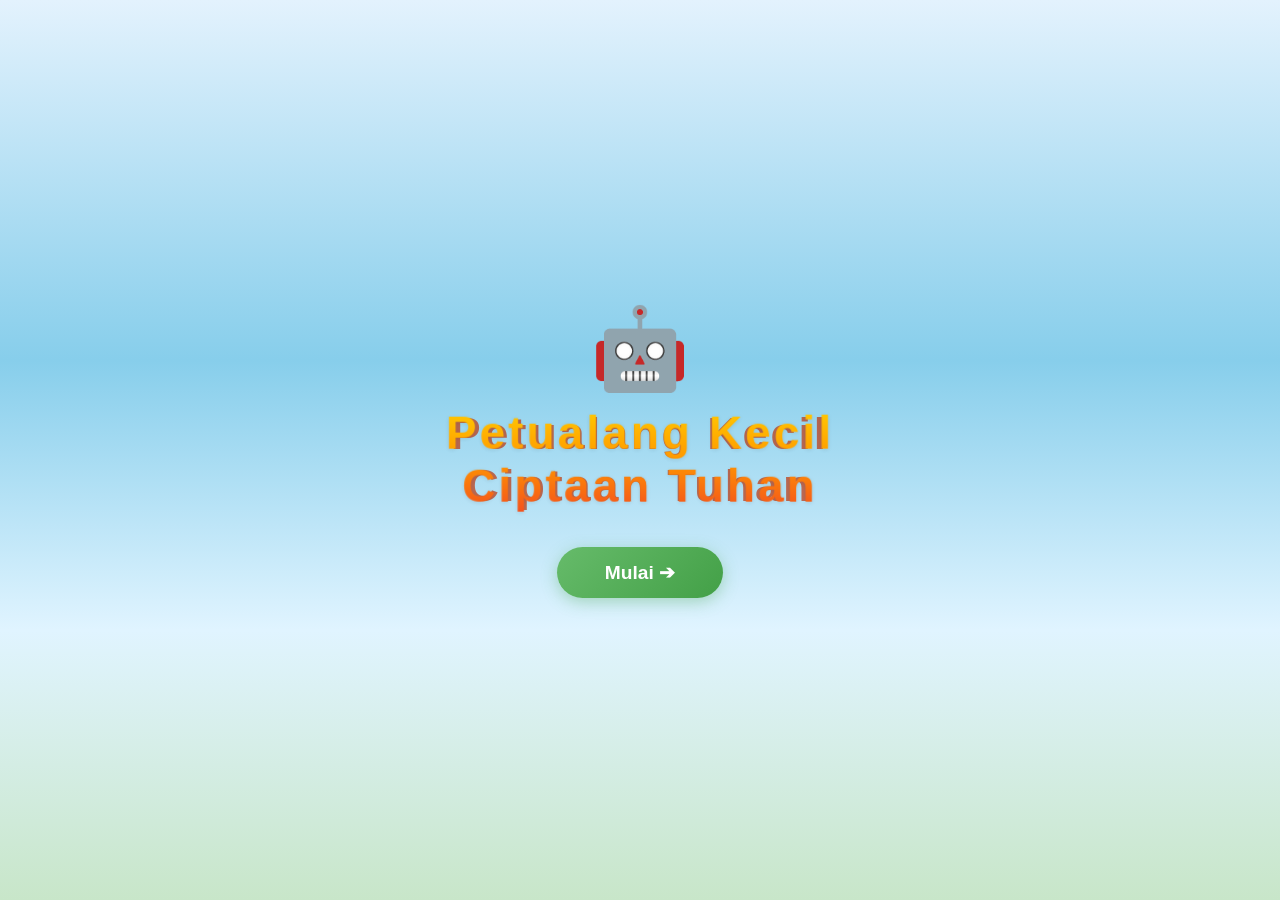
<file: index.html>
<!DOCTYPE html>
<html lang="id">
<head>
    <meta charset="UTF-8">
    <meta name="viewport" content="width=device-width, initial-scale=1.0">
    <title>Petualang Kecil Ciptaan Tuhan</title>
    <link rel="stylesheet" href="css/style.css">
</head>
<body>

    <!-- Splash: tap to start -->
    <div class="splash" id="splash">
        <div class="splash__content">
            <div class="splash__emoji">&#129302;</div>
            <h1 class="splash__title title-3d"><span class="title-3d-wrap"><span class="title-3d-shadow" aria-hidden="true">Petualang Kecil<br>Ciptaan Tuhan</span><span class="title-3d-front">Petualang Kecil<br>Ciptaan Tuhan</span></span></h1>
            <button class="splash__start-btn">Mulai &#10132;</button>
        </div>
    </div>

    <!-- Background scene -->
    <div class="sky-scene" aria-hidden="true">
        <div class="sun">
            <div class="sun__ray" style="transform:rotate(0deg)"></div>
            <div class="sun__ray" style="transform:rotate(30deg)"></div>
            <div class="sun__ray" style="transform:rotate(60deg)"></div>
            <div class="sun__ray" style="transform:rotate(90deg)"></div>
            <div class="sun__ray" style="transform:rotate(120deg)"></div>
            <div class="sun__ray" style="transform:rotate(150deg)"></div>
            <div class="sun__ray" style="transform:rotate(180deg)"></div>
            <div class="sun__ray" style="transform:rotate(210deg)"></div>
            <div class="sun__ray" style="transform:rotate(240deg)"></div>
            <div class="sun__ray" style="transform:rotate(270deg)"></div>
            <div class="sun__ray" style="transform:rotate(300deg)"></div>
            <div class="sun__ray" style="transform:rotate(330deg)"></div>
        </div>
        <div class="cloud cloud--1"></div>
        <div class="cloud cloud--2"></div>
        <div class="cloud cloud--3"></div>
        <div class="cloud cloud--4"></div>
        <div class="bird bird--1"></div>
        <div class="bird bird--2"></div>
        <div class="bird bird--3"></div>
    </div>

    <!-- Dekorasi -->
    <div class="flower" style="left:5%" aria-hidden="true">&#127800;</div>
    <div class="flower" style="left:22%; font-size:20px; bottom:36px" aria-hidden="true">&#127804;</div>
    <div class="flower" style="left:44%" aria-hidden="true">&#127799;</div>
    <div class="flower" style="left:66%; font-size:22px; bottom:28px" aria-hidden="true">&#127803;</div>
    <div class="flower" style="left:86%; font-size:18px; bottom:38px" aria-hidden="true">&#127802;</div>

    <div class="ground" aria-hidden="true">
        <div class="ground__layer ground__layer--back"></div>
        <div class="ground__layer ground__layer--front"></div>
    </div>


    <!-- Topbar -->
    <header class="topbar" id="topbar">
        <div class="topbar__inner">
            <div class="topbar__brand">Petualang Kecil</div>
            <div class="topbar__stats">
                <div class="topbar__stat">
                    <span class="topbar__stat-icon">&#11088;</span>
                    <span class="topbar__stat-label">Bintang</span>
                    <strong class="topbar__stat-value" id="totalStars">0</strong>
                    <span class="topbar__stat-max">/ 10</span>
                </div>
                <div class="topbar__divider"></div>
                <div class="topbar__stat">
                    <span class="topbar__stat-icon">&#127942;</span>
                    <span class="topbar__stat-label">Level</span>
                    <strong class="topbar__stat-value" id="completedLevels">0</strong>
                    <span class="topbar__stat-max">/ 2</span>
                </div>
            </div>
            <div class="topbar__progress">
                <div class="topbar__progress-track">
                    <div class="topbar__progress-fill" id="progressFill"></div>
                </div>
                <div class="topbar__progress-stars">
                    <span class="topbar__star">&#11088;</span>
                    <span class="topbar__star">&#11088;</span>
                    <span class="topbar__star">&#11088;</span>
                    <span class="topbar__star">&#11088;</span>
                    <span class="topbar__star">&#11088;</span>
                    <span class="topbar__star">&#11088;</span>
                    <span class="topbar__star">&#11088;</span>
                    <span class="topbar__star">&#11088;</span>
                    <span class="topbar__star">&#11088;</span>
                    <span class="topbar__star">&#11088;</span>
                </div>
            </div>
        </div>
    </header>


    <!-- Screen: Opening -->
    <section class="screen screen--opening active" id="screenOpening">
        <div class="opening">
            <h1 class="opening__title title-3d"><span class="title-3d-wrap"><span class="title-3d-shadow" aria-hidden="true">Petualang Kecil<br>Ciptaan Tuhan</span><span class="title-3d-front">Petualang Kecil<br>Ciptaan Tuhan</span></span></h1>
            <p class="opening__tagline">Belajar mengenal keajaiban alam bersama Robi!</p>

            <div class="robot-group">
                <div class="speech-bubble" id="speechBubble">
                    Halo! Aku <strong>Robi</strong>, teman petualangmu!
                    Yuk kita belajar tentang ciptaan Tuhan yang luar biasa!
                </div>
                <div class="robot" id="robotMain">
                    <div class="robot__body">
                        <div class="robot__antenna"></div>
                        <div class="robot__head">
                            <div class="robot__ear robot__ear--left"></div>
                            <div class="robot__ear robot__ear--right"></div>
                            <div class="robot__eyes">
                                <div class="robot__eye"></div>
                                <div class="robot__eye"></div>
                            </div>
                            <div class="robot__mouth"></div>
                        </div>
                        <div class="robot__torso">
                            <div class="robot__chest">
                                <span class="robot__heart">&#10084;&#65039;</span>
                            </div>
                            <div class="robot__belly-btn"></div>
                        </div>
                        <div class="robot__arm robot__arm--left"><div class="robot__hand"></div></div>
                        <div class="robot__arm robot__arm--right"><div class="robot__hand"></div></div>
                        <div class="robot__legs">
                            <div><div class="robot__leg"></div><div class="robot__foot"></div></div>
                            <div><div class="robot__leg"></div><div class="robot__foot"></div></div>
                        </div>
                    </div>
                </div>
            </div>

            <div class="first-register" id="firstRegister">
                <h3 class="first-register__title">Siapa namamu, petualang?</h3>
                <div class="first-register__row">
                    <input type="text" class="first-register__input" id="inputNameFirst"
                           placeholder="Tulis nama kamu..." maxlength="20" autocomplete="off">
                    <button class="btn btn--add-profile" id="btnFirstRegister">Mulai! &#10132;</button>
                </div>
            </div>

            <button class="btn btn--start" id="btnStart" style="display:none">
                Mulai Petualangan <span class="btn__arrow">&#10132;</span>
            </button>
        </div>
        <button class="btn btn--guide btn--corner-left" id="btnGuideOpen">&#10068; Cara Bermain</button>
        <button class="btn btn--guide btn--corner-right" id="btnProfileDev">&#128100; Profil Pengembang</button>
    </section>

    <!-- Screen: Profil Pengembang (fullscreen) -->
    <div class="devprofile-overlay" id="devprofileOverlay">
        <button class="devprofile__back" id="devprofileClose">&#8592; Kembali</button>
        <h2 class="devprofile__heading">Profil Pengembang</h2>
        <div class="devprofile__layout">
            <div class="devprofile__photo-wrap">
                <img class="devprofile__photo" src="assets/foto-pengembang.jpeg" alt="Foto Pengembang">
            </div>
            <div class="devprofile__info">
                <h3 class="devprofile__name">Nyoman Ayu Trisha Angela, S. Psi.</h3>
                <p class="devprofile__school">TK Ganadara Preschool</p>
            </div>
        </div>
    </div>

    <!-- Popup: Petunjuk -->
    <div class="guide-overlay" id="guideOverlay">
        <div class="guide">
            <button class="guide__close" id="guideClose">&#10005;</button>
            <h2 class="guide__title">&#128214; Petunjuk Penggunaan</h2>

            <div class="guide__section">
                <h3 class="guide__subtitle">&#127918; Cara Bermain</h3>
                <ul class="guide__list">
                    <li>
                        <span class="guide__icon">&#11088;</span>
                        <span>Pilih <strong>Level</strong>, lalu pilih <strong>Tahap</strong> yang terbuka</span>
                    </li>
                    <li>
                        <span class="guide__icon">&#128214;</span>
                        <span>Baca <strong>cerita</strong> dan dengarkan audio, lalu tekan <strong>Siap!</strong></span>
                    </li>
                    <li>
                        <span class="guide__icon">&#127912;</span>
                        <span>Lihat <strong>jalur terang</strong> di peta &mdash; itulah jalan yang harus diikuti</span>
                    </li>
                    <li>
                        <span class="guide__icon">&#11015;&#65039;</span>
                        <span><strong>Tarik panah</strong> (&#11014;&#65039;&#11015;&#65039;&#11013;&#65039;&#10145;&#65039;) ke arah peta untuk menggerakkan robot</span>
                    </li>
                    <li>
                        <span class="guide__icon">&#129302;</span>
                        <span>Robot akan <strong>bergerak</strong> sesuai arah panah yang kamu tarik</span>
                    </li>
                    <li>
                        <span class="guide__icon">&#127775;</span>
                        <span>Sampai di tujuan? <strong>Yeay!</strong> Kamu dapat &#11088; 1 bintang!</span>
                    </li>
                </ul>
            </div>

            <div class="guide__section">
                <h3 class="guide__subtitle">&#128377;&#65039; Tombol</h3>
                <ul class="guide__list">
                    <li>
                        <span class="guide__badge guide__badge--yellow">&#8617;&#65039; Mundur 1</span>
                        <span>Batalkan 1 langkah terakhir</span>
                    </li>
                    <li>
                        <span class="guide__badge guide__badge--gray">&#128260; Ulangi</span>
                        <span>Mulai ulang dari awal</span>
                    </li>
                    <li>
                        <span class="guide__badge guide__badge--music">&#127925;</span>
                        <span>Buka <strong>pengaturan suara</strong> &mdash; atur musik, narasi, dan efek suara</span>
                    </li>
                    <li>
                        <span class="guide__badge guide__badge--music">&#9974;</span>
                        <span>Aktifkan <strong>layar penuh</strong> (fullscreen) agar tampilan pas di TV/tablet</span>
                    </li>
                    <li>
                        <span class="guide__badge guide__badge--profile">&#129490;</span>
                        <span>Ganti atau tambah pemain</span>
                    </li>
                </ul>
            </div>

            <div class="guide__section">
                <h3 class="guide__subtitle">&#128161; Tips</h3>
                <ul class="guide__list">
                    <li>
                        <span class="guide__icon">&#128998;</span>
                        <span>Kotak <strong>hijau terang</strong> = jalan yang bisa dilewati</span>
                    </li>
                    <li>
                        <span class="guide__icon">&#11036;</span>
                        <span>Kotak <strong>gelap</strong> = tembok, tidak bisa dilewati</span>
                    </li>
                    <li>
                        <span class="guide__icon">&#127774;</span>
                        <span>Kotak <strong>kuning berkilau</strong> = benda yang harus dikunjungi</span>
                    </li>
                </ul>
            </div>

            <div class="guide__section">
                <h3 class="guide__subtitle">&#128250; Untuk Guru / Orang Tua</h3>
                <ul class="guide__list">
                    <li>
                        <span class="guide__icon">&#127925;</span>
                        <span>Tekan tombol <strong>&#127925;</strong> di kiri atas untuk buka <strong>Pengaturan Suara</strong>: atur volume musik, narasi, dan cek apakah semua dubbing aktif</span>
                    </li>
                    <li>
                        <span class="guide__icon">&#9974;</span>
                        <span>Tekan tombol <strong>&#9974;</strong> di kiri atas untuk <strong>layar penuh</strong>. Cocok untuk TV touchscreen agar tampilan tidak terpotong</span>
                    </li>
                    <li>
                        <span class="guide__icon">&#129490;</span>
                        <span>Tekan tombol <strong>nama</strong> di kanan atas untuk <strong>ganti pemain</strong>. Masing-masing anak punya progress sendiri (maks 15)</span>
                    </li>
                </ul>
            </div>

            <button class="btn btn--play btn--play-yellow guide__ok" id="guideOk">Mengerti! &#10132;</button>
        </div>
    </div>


    <!-- Screen: Level Select -->
    <section class="screen screen--levels" id="screenLevels">
        <div class="levels">
            <header class="levels__header">
                <button class="btn btn--back" id="btnBack">&#8592; Kembali</button>
                <h2 class="levels__title">Pilih Petualanganmu!</h2>
            </header>

            <div class="levels__grid">
                <article class="card card--lv1" id="cardLevel1" data-level="1">
                    <div class="card__badge-done">Selesai &#10003;</div>
                    <div class="card__ribbon"></div>
                    <div class="card__icon">&#9728;&#65039;</div>
                    <span class="card__tag">Level 1</span>
                    <h3 class="card__title">Benda Penerang</h3>
                    <p class="card__desc">Kenali benda-benda ciptaan Tuhan yang memberikan cahaya untuk dunia kita!</p>
                    <div class="card__stars" id="starsLevel1">
                        <span class="star">&#11088;</span>
                        <span class="star">&#11088;</span>
                        <span class="star">&#11088;</span>
                        <span class="star">&#11088;</span>
                        <span class="star">&#11088;</span>
                    </div>
                    <button class="btn btn--play btn--play-yellow">Mulai Petualangan &#10132;</button>
                </article>

                <article class="card card--lv2 is-locked" id="cardLevel2" data-level="2">
                    <div class="card__badge-done">Selesai &#10003;</div>
                    <div class="card__ribbon"></div>
                    <div class="card__lock" id="lockOverlay2">
                        <span class="card__lock-icon">&#128274;</span>
                        <span class="card__lock-text">Selesaikan Level 1 dulu!</span>
                    </div>
                    <div class="card__icon">&#128167;</div>
                    <span class="card__tag">Level 2</span>
                    <h3 class="card__title">Air</h3>
                    <p class="card__desc">Pelajari keajaiban air! Hati-hati ada batu jebakan &#129704; dan batas langkah.</p>
                    <div class="card__stars" id="starsLevel2">
                        <span class="star">&#11088;</span>
                        <span class="star">&#11088;</span>
                        <span class="star">&#11088;</span>
                        <span class="star">&#11088;</span>
                        <span class="star">&#11088;</span>
                    </div>
                    <button class="btn btn--play btn--play-blue">Mulai Petualangan &#10132;</button>
                </article>
            </div>

            <button class="btn btn--reset" id="btnReset">&#128260; Reset Progress</button>
        </div>
    </section>


    <!-- Screen: Stage Select -->
    <section class="screen screen--stages" id="screenStages">
        <div class="stages">
            <header class="stages__header">
                <button class="btn btn--back" id="btnBackToLevels2">&#8592; Kembali</button>
                <h2 class="stages__title" id="stagesTitle"></h2>
            </header>
            <div id="stagesProgressBar"></div>
            <div class="stages__grid" id="stagesGrid"></div>
        </div>
    </section>


    <!-- Screen: Game -->
    <section class="screen screen--game" id="screenGame">
        <div class="game">
            <header class="game__header">
                <button class="btn btn--back" id="btnBackToStages">&#8592; Kembali</button>
                <div class="game__level-info" id="gameLevelInfo"></div>
            </header>
            <div class="game__progress-bar">
                <div class="game__progress-track">
                    <div class="game__progress-fill" id="gameProgressFill"></div>
                </div>
                <span class="game__progress-text" id="gameProgressText">0 / 5</span>
            </div>
            <div class="game__canvas" id="gameCanvas"></div>
        </div>
    </section>


    <!-- Audio -->
    <audio id="bgmAudio" src="assets/bgm 1.mpeg" loop preload="auto"></audio>
    <audio id="dubOpening" src="assets/Dubbing/Page 1 - Maricel.wav" preload="auto"></audio>
    <audio id="dubLevel1" src="assets/Dubbing/Level 1 Maricel.wav" preload="auto"></audio>
    <audio id="dubLevel2" src="assets/Dubbing/Level 2 Maricel.wav" preload="auto"></audio>
    <button class="bgm-btn" id="bgmBtn" title="Musik On/Off">
        <span class="bgm-btn__icon" id="bgmIcon">&#127925;</span>
    </button>

    <!-- Audio settings popup -->
    <div class="audio-popup-overlay" id="audioPopup">
        <div class="audio-popup">
            <button class="audio-popup__close" id="audioPopupClose">&#10005;</button>
            <h3 class="audio-popup__title">&#127925; Pengaturan Suara</h3>

            <div class="audio-popup__group">
                <div class="audio-popup__row">
                    <span class="audio-popup__label">&#127924; Musik</span>
                    <div class="audio-popup__controls">
                        <label class="audio-popup__toggle">
                            <input type="checkbox" id="audioBgmOn" checked>
                            <span class="audio-popup__slider"></span>
                        </label>
                    </div>
                </div>
                <input type="range" class="audio-popup__range" id="audioBgmVol" min="0" max="100" value="36">
            </div>

            <div class="audio-popup__group">
                <div class="audio-popup__row">
                    <span class="audio-popup__label">&#127908; Narasi</span>
                    <label class="audio-popup__toggle">
                        <input type="checkbox" id="audioDubOn" checked>
                        <span class="audio-popup__slider"></span>
                    </label>
                </div>
                <input type="range" class="audio-popup__range" id="audioDubVol" min="0" max="100" value="100">
                <div class="audio-popup__dub-list" id="dubList"></div>
            </div>

            <div class="audio-popup__group">
                <div class="audio-popup__row">
                    <span class="audio-popup__label">&#128296; Efek Suara</span>
                    <div class="audio-popup__controls">
                        <label class="audio-popup__toggle">
                            <input type="checkbox" id="audioSfxOn" checked>
                            <span class="audio-popup__slider"></span>
                        </label>
                    </div>
                </div>
                <input type="range" class="audio-popup__range" id="audioSfxVol" min="0" max="100" value="100">
            </div>
        </div>
    </div>

    <!-- Fullscreen toggle -->
    <button class="fs-btn" id="fsBtn" title="Fullscreen">
        <span class="fs-btn__icon">&#9974;</span>
    </button>

    <!-- Profile button -->
    <button class="profile-btn" id="profileBtn" style="display:none">
        <span class="profile-btn__avatar">&#129490;</span>
        <span class="profile-btn__name" id="profileBtnName"></span>
    </button>

    <!-- Profile popup -->
    <div class="profile-popup-overlay" id="profilePopup">
        <div class="profile-popup">
            <button class="profile-popup__close" id="profilePopupClose">&#10005;</button>
            <h3 class="profile-popup__title">Ganti Petualang</h3>
            <div class="profile-popup__list" id="profilePopupList"></div>
            <div class="profile-popup__new" id="profilePopupNew">
                <input type="text" class="profile-popup__input" id="inputNamePopup"
                       placeholder="Nama baru..." maxlength="20" autocomplete="off">
                <button class="btn btn--add-profile btn--add-small" id="btnAddPopup">&#10133;</button>
            </div>
            <p class="profile-popup__full" id="profilePopupFull" style="display:none">
                Daftar penuh (maks 10)
            </p>
        </div>
    </div>

    <!-- Toast -->
    <div class="toast" id="toast"></div>

    <script src="js/config.js"></script>
    <script src="js/engine.js"></script>
    <script src="js/script.js"></script>
</body>
</html>
</file>
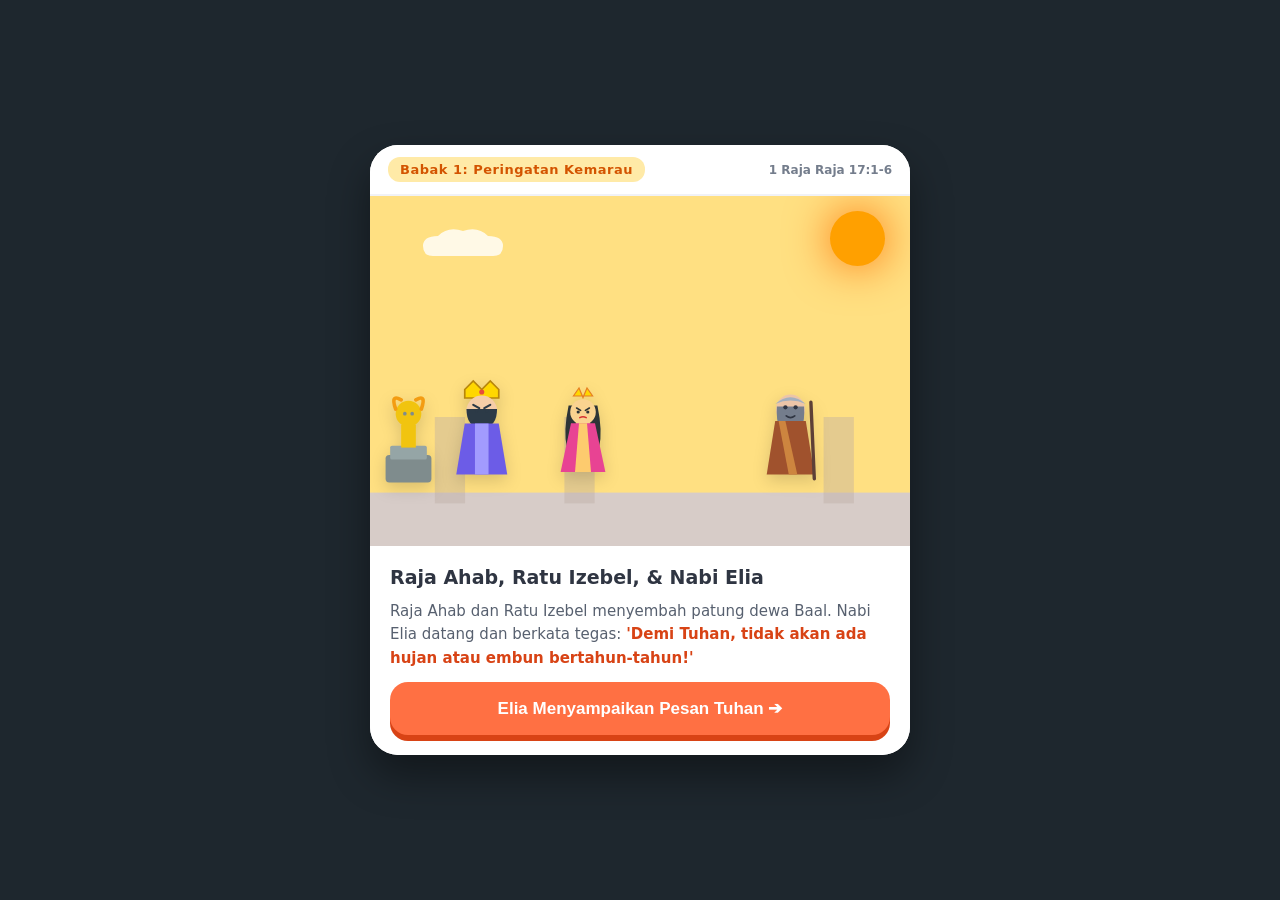
<file: elia.html>
<!DOCTYPE html>
<html lang="id">
<head>
  <meta charset="UTF-8">
  <meta name="viewport" content="width=device-width, initial-scale=1.0, user-scalable=no">
  <title>Kisah Petualangan Nabi Elia</title>
  <style>
    :root {
      --primary: #FF7043;
      --primary-dark: #D84315;
      --accent: #FFCA28;
      --sky-day: #81D4FA;
      --sky-drought: #FFE082;
      --sky-sunset: #FFAB91;
    }
    * {
      box-sizing: border-box;
      user-select: none;
      -webkit-user-select: none;
      margin: 0;
      padding: 0;
    }
    body {
      font-family: 'Segoe UI', system-ui, -apple-system, sans-serif;
      background: #1e272e;
      min-height: 100vh;
      display: flex;
      justify-content: center;
      align-items: center;
      padding: 10px;
    }
    #game-container {
      width: 100%;
      max-width: 540px;
      background: white;
      border-radius: 28px;
      overflow: hidden;
      box-shadow: 0 20px 40px rgba(0,0,0,0.4);
      display: flex;
      flex-direction: column;
    }
    /* Top Header */
    .header-bar {
      padding: 12px 18px;
      background: #ffffff;
      display: flex;
      justify-content: space-between;
      align-items: center;
      border-bottom: 2px solid #F1F2F6;
    }
    .badge {
      background: #FFEAA7;
      color: #D35400;
      font-weight: 800;
      font-size: 13px;
      padding: 5px 12px;
      border-radius: 12px;
      letter-spacing: 0.5px;
    }
    .verse-tag {
      font-size: 12px;
      color: #747D8C;
      font-weight: 700;
    }
    /* Viewport Stage */
    #stage {
      position: relative;
      width: 100%;
      height: 350px;
      background: var(--sky-drought);
      overflow: hidden;
      transition: background 0.8s ease;
    }
    .sun {
      position: absolute;
      top: 15px;
      right: 25px;
      width: 55px;
      height: 55px;
      background: #FFA000;
      border-radius: 50%;
      box-shadow: 0 0 35px #FFD54F;
      transition: all 0.8s ease;
    }
    .clouds {
      position: absolute;
      top: 25px;
      left: 8%;
      opacity: 0.8;
      animation: floatCloud 18s infinite linear alternate;
    }
    @keyframes floatCloud {
      from { transform: translateX(0); }
      to { transform: translateX(110px); }
    }
    /* SVG Terrains */
    .terrain-svg {
      position: absolute;
      bottom: 0;
      left: 0;
      width: 100%;
      height: auto;
      pointer-events: none;
    }
    /* Characters Layer */
    .character {
      position: absolute;
      transition: transform 0.3s cubic-bezier(0.175, 0.885, 0.32, 1.275), left 0.6s ease, bottom 0.6s ease, opacity 0.4s ease;
      cursor: pointer;
    }
    .character svg {
      filter: drop-shadow(0 6px 8px rgba(0,0,0,0.15));
    }
    /* Actor Positions */
    #char-ahab {
      bottom: 50px;
      left: 10%;
      z-index: 8;
    }
    #char-jezebel {
      bottom: 50px;
      left: 28%;
      z-index: 8;
    }
    #char-baal-idol {
      bottom: 55px;
      left: 2%;
      z-index: 7;
      cursor: pointer;
    }
    #char-elijah {
      bottom: 50px;
      left: 68%;
      z-index: 10;
    }
    #char-crow {
      top: 25px;
      left: 65%;
      z-index: 15;
      display: none;
      animation: flapFlight 3s infinite alternate ease-in-out;
    }
    @keyframes flapFlight {
      0% { transform: translate(0, 0) scaleX(1); }
      50% { transform: translate(-25px, 12px) scaleX(1); }
      100% { transform: translate(25px, -8px) scaleX(-1); }
    }
    /* Floating Items & FX */
    .flying-bread {
      position: absolute;
      z-index: 25;
      font-size: 34px;
      pointer-events: none;
      transition: all 0.55s cubic-bezier(0.25, 1, 0.5, 1);
    }
    .pop-fx {
      position: absolute;
      background: white;
      padding: 6px 14px;
      border-radius: 20px;
      font-size: 13px;
      font-weight: 800;
      color: var(--primary-dark);
      box-shadow: 0 4px 12px rgba(0,0,0,0.18);
      animation: popUp 0.8s forwards;
      pointer-events: none;
      z-index: 30;
      white-space: nowrap;
    }
    @keyframes popUp {
      0% { opacity: 0; transform: translateY(0) scale(0.5); }
      50% { opacity: 1; transform: translateY(-20px) scale(1.1); }
      100% { opacity: 0; transform: translateY(-40px) scale(1); }
    }
    /* Story Content Card */
    .story-card {
      padding: 20px;
      background: white;
      display: flex;
      flex-direction: column;
      gap: 12px;
    }
    .story-title {
      font-size: 19px;
      font-weight: 800;
      color: #2F3542;
    }
    .story-text {
      font-size: 15px;
      line-height: 1.55;
      color: #57606F;
      min-height: 65px;
    }
    .story-text strong {
      color: var(--primary-dark);
    }
    /* Meter Box */
    .meter-container {
      background: #F1F2F6;
      border-radius: 10px;
      height: 14px;
      width: 100%;
      overflow: hidden;
      display: none;
      margin-bottom: 4px;
    }
    .meter-fill {
      background: linear-gradient(90deg, #FF9F43, #EE5253);
      height: 100%;
      width: 0%;
      transition: width 0.3s ease;
    }
    /* Controls */
    .btn-action {
      width: 100%;
      padding: 16px;
      background: var(--primary);
      color: white;
      font-size: 17px;
      font-weight: 800;
      border: none;
      border-radius: 18px;
      cursor: pointer;
      box-shadow: 0 6px 0 var(--primary-dark);
      transition: transform 0.1s ease;
    }
    .btn-action:active {
      transform: translateY(4px);
      box-shadow: 0 2px 0 var(--primary-dark);
    }
    .btn-done {
      background: #2ED573;
      box-shadow: 0 6px 0 #26AF5F;
    }
    .btn-done:active {
      box-shadow: 0 2px 0 #26AF5F;
    }
  </style>
</head>
<body>

<div id="game-container">
  <!-- Header Bar -->
  <div class="header-bar">
    <div class="badge" id="act-badge">Babak 1: Peringatan</div>
    <div class="verse-tag">1 Raja Raja 17:1-6</div>
  </div>

  <!-- Main Viewport -->
  <div id="stage">
    <div class="sun" id="sun-element"></div>
    <div class="clouds" id="cloud-element">
      <svg width="100" height="40" viewBox="0 0 100 40" fill="white">
        <path d="M 20,35 Q 10,35 10,25 Q 10,15 25,15 Q 35,5 50,10 Q 65,5 75,15 Q 90,15 90,25 Q 90,35 80,35 Z"/>
      </svg>
    </div>

    <div id="scenery-container"></div>

    <!-- Patung Baal -->
    <div id="char-baal-idol" class="character" onclick="clickBaal()">
      <svg width="55" height="110" viewBox="0 0 60 120">
        <!-- Alas Mezbah Batu -->
        <rect x="5" y="85" width="50" height="30" fill="#7F8C8D" rx="4"/>
        <rect x="10" y="75" width="40" height="15" fill="#95A5A6" rx="2"/>
        <!-- Patung Baal Emas / Tanduk Banteng -->
        <circle cx="30" cy="40" r="14" fill="#F1C40F"/>
        <path d="M 16,35 Q 10,18 22,25" stroke="#F39C12" stroke-width="4" fill="none" stroke-linecap="round"/>
        <path d="M 44,35 Q 50,18 38,25" stroke="#F39C12" stroke-width="4" fill="none" stroke-linecap="round"/>
        <!-- Badan Patung -->
        <rect x="22" y="52" width="16" height="25" fill="#F1C40F"/>
        <circle cx="26" cy="40" r="2" fill="#7F8C8D"/>
        <circle cx="34" cy="40" r="2" fill="#7F8C8D"/>
      </svg>
    </div>

    <!-- Raja Ahab -->
    <div id="char-ahab" class="character" onclick="playAhabVoice()">
      <svg width="85" height="120" viewBox="0 0 100 130">
        <!-- Mahkota Emas -->
        <polygon points="35,15 45,5 55,15 65,5 75,15 75,25 35,25" fill="#FFD700" stroke="#B8860B" stroke-width="2"/>
        <circle cx="55" cy="18" r="3" fill="#E74C3C"/>
        <!-- Kepala -->
        <circle cx="55" cy="40" r="18" fill="#F5CDA7"/>
        <!-- Jenggot Hitam Garang -->
        <path d="M 37,38 Q 37,60 55,60 Q 73,60 73,38" fill="#2C3A47"/>
        <!-- Wajah Marah -->
        <line x1="45" y1="33" x2="52" y2="37" stroke="#2C3A47" stroke-width="2.5" stroke-linecap="round"/>
        <line x1="65" y1="33" x2="58" y2="37" stroke="#2C3A47" stroke-width="2.5" stroke-linecap="round"/>
        <circle cx="49" cy="40" r="2" fill="#2C3A47"/>
        <circle cx="61" cy="40" r="2" fill="#2C3A47"/>
        <!-- Jubah Raja Ungu -->
        <path d="M 35,55 L 75,55 L 85,115 L 25,115 Z" fill="#6C5CE7"/>
        <path d="M 47,55 L 63,55 L 63,115 L 47,115 Z" fill="#A29BFE"/>
      </svg>
    </div>

    <!-- Ratu Izebel -->
    <div id="char-jezebel" class="character" onclick="playJezebelVoice()">
      <svg width="80" height="120" viewBox="0 0 100 130">
        <!-- Mahkota Ratu / Tiara -->
        <polygon points="38,20 45,10 50,22 55,10 62,20" fill="#FFD700" stroke="#E67E22" stroke-width="1.5"/>
        <!-- Rambut Panjang Bergelombang -->
        <path d="M 32,32 Q 25,65 30,85 Q 50,30 50,30 Q 50,30 70,85 Q 75,65 68,32 Z" fill="#2D3436"/>
        <!-- Wajah Cantik tapi Galak -->
        <circle cx="50" cy="40" r="16" fill="#FAD390"/>
        <line x1="42" y1="35" x2="47" y2="38" stroke="#2D3436" stroke-width="2" stroke-linecap="round"/>
        <line x1="58" y1="35" x2="53" y2="38" stroke="#2D3436" stroke-width="2" stroke-linecap="round"/>
        <circle cx="44" cy="40" r="2" fill="#2D3436"/>
        <circle cx="56" cy="40" r="2" fill="#2D3436"/>
        <path d="M 46,47 Q 50,45 54,47" stroke="#D63031" stroke-width="2" fill="none" stroke-linecap="round"/>
        <!-- Gaun Mewah Ratu Merah / Emas -->
        <path d="M 35,54 L 65,54 L 78,115 L 22,115 Z" fill="#E84393"/>
        <path d="M 45,54 L 55,54 L 60,115 L 40,115 Z" fill="#FDCB6E"/>
      </svg>
    </div>

    <!-- Nabi Elia -->
    <div id="char-elijah" class="character" onclick="playElijahVoice()">
      <svg width="85" height="120" viewBox="0 0 100 130">
        <!-- Kepala -->
        <circle cx="50" cy="38" r="17" fill="#ECC5A8"/>
        <!-- Jenggot Nabi Abu-Abu -->
        <path d="M 34,35 Q 32,68 50,68 Q 68,68 66,35" fill="#747D8C"/>
        <!-- Wajah Ramah & Berani -->
        <circle cx="44" cy="36" r="2.5" fill="#2F3542"/>
        <circle cx="56" cy="36" r="2.5" fill="#2F3542"/>
        <path d="M 45,46 Q 50,50 55,46" stroke="#2F3542" stroke-width="2" fill="none" stroke-linecap="round"/>
        <!-- Sorban Kain -->
        <path d="M 32,32 Q 50,16 68,32 Q 50,24 32,32" fill="#A4B0BE"/>
        <!-- Jubah Kulit Sederhana -->
        <path d="M 32,52 L 68,52 L 78,115 L 22,115 Z" fill="#A0522D"/>
        <!-- Selendang Bulu -->
        <path d="M 36,52 L 48,115 L 58,115 L 44,52 Z" fill="#CD853F"/>
        <!-- Tongkat Gembala Kayu -->
        <line x1="74" y1="30" x2="78" y2="120" stroke="#5D4037" stroke-width="4" stroke-linecap="round"/>
      </svg>
    </div>

    <!-- Burung Gagak -->
    <div id="char-crow" class="character" onclick="interactFeed()">
      <svg width="70" height="60" viewBox="0 0 80 70">
        <ellipse cx="45" cy="38" rx="20" ry="14" fill="#1E272E"/>
        <path d="M 30,35 Q 45,10 60,30 Q 45,35 30,35" fill="#2F3542"/>
        <circle cx="28" cy="30" r="10" fill="#1E272E"/>
        <circle cx="25" cy="28" r="2.5" fill="#FFF"/>
        <circle cx="24" cy="28" r="1" fill="#000"/>
        <polygon points="20,28 8,34 20,38" fill="#FFA502"/>
        <polygon points="62,35 78,30 74,42" fill="#1E272E"/>
      </svg>
    </div>
  </div>

  <!-- Narrative & Story Controls -->
  <div class="story-card">
    <div class="story-title" id="story-heading">Peringatan Kepada Raja & Ratu</div>
    <div class="story-text" id="story-desc">Memuat kisah Alkitab...</div>

    <div class="meter-container" id="feed-meter-box">
      <div class="meter-fill" id="feed-meter"></div>
    </div>

    <button class="btn-action" id="main-btn" onclick="handleButtonClick()">Lanjutkan Cerita ➔</button>
  </div>
</div>

<script>
  let currentStep = 0;
  let foodGiven = 0;
  let elijahWalkCount = 0;
  const maxFeed = 3;

  // Sound Synthesizer via Web Audio API
  const audioCtx = new (window.AudioContext || window.webkitAudioContext)();
  
  function playTone(freq, type = 'sine', duration = 0.15) {
    try {
      if (audioCtx.state === 'suspended') audioCtx.resume();
      const osc = audioCtx.createOscillator();
      const gain = audioCtx.createGain();
      osc.type = type;
      osc.frequency.setValueAtTime(freq, audioCtx.currentTime);
      gain.gain.setValueAtTime(0.2, audioCtx.currentTime);
      gain.gain.exponentialRampToValueAtTime(0.01, audioCtx.currentTime + duration);
      osc.connect(gain);
      gain.connect(audioCtx.destination);
      osc.start();
      osc.stop(audioCtx.currentTime + duration);
    } catch(e) {}
  }

  function playCrowChirp() {
    playTone(900, 'sawtooth', 0.08);
    setTimeout(() => playTone(700, 'sawtooth', 0.12), 90);
  }

  function playWaterDrop() {
    playTone(1100, 'sine', 0.06);
    setTimeout(() => playTone(1500, 'sine', 0.08), 50);
  }

  function playThunder() {
    playTone(120, 'sawtooth', 0.4);
    setTimeout(() => playTone(80, 'square', 0.3), 100);
  }

  function playElijahVoice() {
    createPopFx(document.getElementById('char-elijah'), 'Tuhan Adalah Allah!');
    playTone(340, 'triangle', 0.2);
  }

  function playAhabVoice() {
    createPopFx(document.getElementById('char-ahab'), 'Kami Sembah Baal!');
    playTone(180, 'sawtooth', 0.25);
  }

  function playJezebelVoice() {
    createPopFx(document.getElementById('char-jezebel'), 'Baal Yang Berkuasa!');
    playTone(520, 'sawtooth', 0.2);
  }

  function clickBaal() {
    createPopFx(document.getElementById('char-baal-idol'), '... Patung Tak Bersuara ...');
    playTone(150, 'sine', 0.1);
  }

  // Visual Scenery Environments
  function setEnvironment(type) {
    const stage = document.getElementById('stage');
    const scenery = document.getElementById('scenery-container');
    const sun = document.getElementById('sun-element');

    if (type === 'palace') {
      stage.style.background = 'var(--sky-drought)';
      sun.style.boxShadow = '0 0 45px #FF6F00';
      scenery.innerHTML = `
        <svg class="terrain-svg" viewBox="0 0 500 120" preserveAspectRatio="none">
          <rect y="70" width="500" height="50" fill="#D7CCC8"/>
          <rect x="60" y="0" width="28" height="80" fill="#BCAAA4" opacity="0.4"/>
          <rect x="180" y="0" width="28" height="80" fill="#BCAAA4" opacity="0.4"/>
          <rect x="420" y="0" width="28" height="80" fill="#BCAAA4" opacity="0.4"/>
        </svg>
      `;
    } else if (type === 'desert') {
      stage.style.background = 'var(--sky-sunset)';
      sun.style.boxShadow = '0 0 35px #FF5722';
      scenery.innerHTML = `
        <svg class="terrain-svg" viewBox="0 0 500 120" preserveAspectRatio="none">
          <path d="M 0,80 Q 150,45 300,85 Q 420,55 500,80 L 500,120 L 0,120 Z" fill="#EDBB99"/>
          <path d="M 0,95 Q 120,70 260,105 Q 400,75 500,95 L 500,120 L 0,120 Z" fill="#DC7633"/>
        </svg>
      `;
    } else if (type === 'brook') {
      stage.style.background = 'var(--sky-day)';
      sun.style.boxShadow = '0 0 25px #FFD54F';
      scenery.innerHTML = `
        <svg class="terrain-svg" viewBox="0 0 500 140" preserveAspectRatio="none">
          <path d="M 0,80 Q 90,40 180,90 Q 320,30 500,85 L 500,140 L 0,140 Z" fill="#8D6E63"/>
          <path d="M 0,95 Q 120,65 240,105 Q 380,60 500,100 L 500,140 L 0,140 Z" fill="#6D4C41"/>
          <path d="M 0,115 Q 130,100 250,118 Q 380,102 500,115 L 500,140 L 0,140 Z" fill="#29B6F6"/>
          <path d="M 0,126 Q 140,118 260,128 Q 390,115 500,125 L 500,140 L 0,140 Z" fill="#0288D1"/>
        </svg>
      `;
    }
  }

  // 4 Story Stages
  const stages = [
    {
      badge: "Babak 1: Peringatan Kemarau",
      title: "Raja Ahab, Ratu Izebel, & Nabi Elia",
      desc: "Raja Ahab dan Ratu Izebel menyembah patung dewa Baal. Nabi Elia datang dan berkata tegas: <strong>'Demi Tuhan, tidak akan ada hujan atau embun bertahun-tahun!'</strong>",
      btnText: "Elia Menyampaikan Pesan Tuhan ➔",
      init: () => {
        setEnvironment('palace');
        document.getElementById('char-baal-idol').style.display = 'block';
        document.getElementById('char-ahab').style.display = 'block';
        document.getElementById('char-jezebel').style.display = 'block';
        document.getElementById('char-crow').style.display = 'none';
        
        document.getElementById('char-ahab').style.left = '12%';
        document.getElementById('char-jezebel').style.left = '32%';
        document.getElementById('char-elijah').style.left = '70%';
        document.getElementById('char-elijah').style.display = 'block';
        document.getElementById('feed-meter-box').style.display = 'none';
      }
    },
    {
      badge: "Babak 2: Perjalanan Mengungsi",
      title: "Tuhan Memerintahkan Elia Bersembunyi",
      desc: "Raja Ahab dan Ratu Izebel sangat marah. Tuhan berkata: <strong>'Pergilah ke timur dan bersembunyilah di tepi Sungai Kerit.'</strong> Ketuk tombol untuk membantu Elia berjalan!",
      btnText: "Langkah Kaki Elia (0/3) 🚶",
      init: () => {
        setEnvironment('desert');
        elijahWalkCount = 0;
        document.getElementById('char-baal-idol').style.display = 'none';
        document.getElementById('char-ahab').style.display = 'none';
        document.getElementById('char-jezebel').style.display = 'none';
        document.getElementById('char-crow').style.display = 'none';
        
        const elijah = document.getElementById('char-elijah');
        elijah.style.left = '10%';
        elijah.style.display = 'block';
        document.getElementById('feed-meter-box').style.display = 'none';
      }
    },
    {
      badge: "Babak 3: Sungai Kerit",
      title: "Burung Gagak Membawa Makanan",
      desc: "Elia sampai di tepi Sungai Kerit yang sejuk. Tuhan mengutus <strong>burung gagak</strong> setiap pagi dan petang! Ketuk Burung Gagak untuk memberi makan Elia.",
      btnText: "Kirim Roti & Daging (0/3) 🍞",
      init: () => {
        setEnvironment('brook');
        foodGiven = 0;
        document.getElementById('char-baal-idol').style.display = 'none';
        document.getElementById('char-ahab').style.display = 'none';
        document.getElementById('char-jezebel').style.display = 'none';
        document.getElementById('char-crow').style.display = 'block';
        
        const elijah = document.getElementById('char-elijah');
        elijah.style.left = '45%';
        elijah.style.display = 'block';
        
        document.getElementById('feed-meter-box').style.display = 'block';
        updateMeter();
      }
    },
    {
      badge: "Babak 4: Kesimpulan & Sukacita",
      title: "Tuhan Setia Memelihara Kita",
      desc: "Elia minum air sungai dan makan makanan dari burung gagak. Patung Baal tidak berdaya, tetapi <strong>Tuhan yang hidup selalu memelihara anak-anak-Nya yang taat!</strong>",
      btnText: "Mainkan Cerita Dari Awal ↺",
      init: () => {
        document.getElementById('feed-meter-box').style.display = 'none';
        document.getElementById('main-btn').classList.add('btn-done');
      }
    }
  ];

  function renderStage(idx) {
    currentStep = idx;
    const stage = stages[idx];
    document.getElementById('act-badge').textContent = stage.badge;
    document.getElementById('story-heading').textContent = stage.title;
    document.getElementById('story-desc').innerHTML = stage.desc;
    document.getElementById('main-btn').textContent = stage.btnText;
    document.getElementById('main-btn').classList.remove('btn-done');
    stage.init();
  }

  function handleButtonClick() {
    if (currentStep === 0) {
      playThunder();
      playElijahVoice();
      setTimeout(() => renderStage(1), 600);
    } else if (currentStep === 1) {
      walkElijah();
    } else if (currentStep === 2) {
      interactFeed();
    } else if (currentStep === 3) {
      playTone(500, 'triangle', 0.2);
      renderStage(0);
    }
  }

  function walkElijah() {
    if (elijahWalkCount < 3) {
      elijahWalkCount++;
      playTone(280 + (elijahWalkCount * 80), 'sine', 0.12);
      
      const elijah = document.getElementById('char-elijah');
      const positions = ['25%', '50%', '80%'];
      elijah.style.left = positions[elijahWalkCount - 1];
      
      elijah.style.transform = 'translateY(-15px) scale(1.1)';
      setTimeout(() => { elijah.style.transform = 'translateY(0) scale(1)'; }, 200);

      createPopFx(elijah, ['Langkah Taat!', 'Menuju Kerit...', 'Sampai di Sungai!'][elijahWalkCount - 1]);
      document.getElementById('main-btn').textContent = `Langkah Kaki Elia (${elijahWalkCount}/3) 🚶`;

      if (elijahWalkCount >= 3) {
        setTimeout(() => {
          playWaterDrop();
          renderStage(2);
        }, 700);
      }
    }
  }

  function interactFeed() {
    if (currentStep !== 2) return;
    if (foodGiven >= maxFeed) return;

    playCrowChirp();

    const crow = document.getElementById('char-crow');
    const elijah = document.getElementById('char-elijah');
    const stage = document.getElementById('stage');

    const cBox = crow.getBoundingClientRect();
    const eBox = elijah.getBoundingClientRect();
    const sBox = stage.getBoundingClientRect();

    const food = document.createElement('div');
    food.className = 'flying-bread';
    const items = ['🍞', '🥩', '🥖', '🍗'];
    food.textContent = items[foodGiven % items.length];
    food.style.left = `${cBox.left - sBox.left + 15}px`;
    food.style.top = `${cBox.top - sBox.top + 25}px`;
    stage.appendChild(food);

    setTimeout(() => {
      food.style.left = `${eBox.left - sBox.left + 25}px`;
      food.style.top = `${eBox.top - sBox.top + 20}px`;
      food.style.transform = 'scale(1.35)';
    }, 30);

    setTimeout(() => {
      food.remove();
      foodGiven++;
      playTone(450 + (foodGiven * 120), 'sine', 0.2);

      elijah.style.transform = 'translateX(-50%) scale(1.25)';
      createPopFx(elijah, ['Nyam! Roti Pagi', 'Daging Lezat!', 'Puji Tuhan!'][foodGiven - 1]);
      setTimeout(() => { elijah.style.transform = 'translateX(-50%) scale(1)'; }, 200);

      updateMeter();

      if (foodGiven < maxFeed) {
        document.getElementById('main-btn').textContent = `Kirim Roti & Daging (${foodGiven}/${maxFeed}) 🍞`;
      } else {
        document.getElementById('main-btn').textContent = "Elia Kenyang & Bersyukur! ➔";
        setTimeout(() => renderStage(3), 750);
      }
    }, 550);
  }

  function updateMeter() {
    const pct = (foodGiven / maxFeed) * 100;
    document.getElementById('feed-meter').style.width = `${pct}%`;
  }

  function createPopFx(targetElem, text) {
    const stage = document.getElementById('stage');
    const tBox = targetElem.getBoundingClientRect();
    const sBox = stage.getBoundingClientRect();

    const fx = document.createElement('div');
    fx.className = 'pop-fx';
    fx.textContent = text;
    fx.style.left = `${tBox.left - sBox.left}px`;
    fx.style.top = `${tBox.top - sBox.top - 18}px`;
    stage.appendChild(fx);

    setTimeout(() => fx.remove(), 850);
  }

  // Mulai game di awal
  renderStage(0);
</script>
</body>
</html>
</file>
<file: css/style.css>
/* ==========================================================
   Petualang Kecil Ciptaan Tuhan — Master Stylesheet
   ==========================================================
   Target  : Anak-anak 
   Palet   : Pastel cerah (langit biru, hijau rumput)
   Radius  : 30px konsisten
   Shadows : Soft, ramah anak
   ========================================================== */


/* ─────────────────────────────
   CSS Variables / Design Tokens
   ───────────────────────────── */
:root {
    /* Sky & Nature */
    --sky-top:          #87CEEB;
    --sky-mid:          #E0F4FF;
    --grass-light:      #C8E6C9;
    --grass-dark:       #A5D6A7;

    /* Pastel Palette */
    --pastel-pink:      #FFB6C1;
    --pastel-yellow:    #FFF9C4;
    --pastel-green:     #B2DFDB;
    --pastel-blue:      #BBDEFB;
    --pastel-orange:    #FFE0B2;
    --pastel-purple:    #E1BEE7;
    --pastel-peach:     #FFCCBC;

    /* Text */
    --text-dark:        #37474F;
    --text-mid:         #546E7A;
    --text-light:       #78909C;
    --text-brown:       #5D4037;

    /* Shadows (soft, child-friendly) */
    --shadow-soft:      0 8px 30px rgba(0, 0, 0, 0.07);
    --shadow-card:      0 6px 24px rgba(0, 0, 0, 0.09);
    --shadow-hover:     0 14px 44px rgba(0, 0, 0, 0.13);
    --shadow-btn:       0 4px 16px rgba(0, 0, 0, 0.12);

    /* Radius — konsisten 30px */
    --radius:           30px;
    --radius-md:        20px;
    --radius-sm:        14px;
    --radius-pill:      100px;

    /* Transition */
    --ease-out:         cubic-bezier(0.34, 1.56, 0.64, 1);
    --transition:       0.3s ease;

    /* Layout */
    --topbar-height:    72px;
}


/* Splash */
.splash {
    position: fixed;
    inset: 0;
    z-index: 9999;
    background: linear-gradient(180deg, #E3F2FD 0%, var(--sky-top) 40%, var(--sky-mid) 70%, var(--grass-light) 100%);
    display: flex;
    align-items: center;
    justify-content: center;
    cursor: pointer;
    transition: opacity 0.6s ease, transform 0.6s ease;
}
.splash.is-hidden {
    opacity: 0;
    transform: scale(1.1);
    pointer-events: none;
}
.splash__content {
    text-align: center;
    display: flex;
    flex-direction: column;
    align-items: center;
    animation: splashIn 0.8s var(--ease-out) both;
}
@keyframes splashIn {
    from { opacity: 0; transform: translateY(30px) scale(0.9); }
    to { opacity: 1; transform: translateY(0) scale(1); }
}
.splash__emoji {
    font-size: 80px;
    animation: splashBounce 2s ease-in-out infinite;
    margin-bottom: 12px;
}
@keyframes splashBounce {
    0%, 100% { transform: translateY(0) rotate(-3deg); }
    25% { transform: translateY(-15px) rotate(3deg); }
    50% { transform: translateY(0) rotate(-3deg); }
    75% { transform: translateY(-8px) rotate(2deg); }
}
/* 3D Title — real CSS 3D with faces */
.title-3d {
    position: relative;
    display: inline-block;
    perspective: 800px;
    -webkit-text-fill-color: initial;
}
.title-3d-wrap {
    display: inline-block;
    transform-style: preserve-3d;
    animation: titleOrbit 8s ease-in-out infinite;
}
.title-3d-front,
.title-3d-shadow {
    display: block;
    font-size: inherit;
    font-weight: inherit;
    line-height: inherit;
    letter-spacing: 3px;
}
.title-3d-front {
    position: relative;
    background: linear-gradient(180deg, #FFCC02 0%, #FF9800 50%, #F4511E 100%);
    -webkit-background-clip: text;
    -webkit-text-fill-color: transparent;
    background-clip: text;
    transform: translateZ(20px);
    filter: drop-shadow(0 1px 2px rgba(0,0,0,0.1));
}
.title-3d-shadow {
    position: absolute;
    top: 0; left: 0;
    color: #BF360C;
    transform: translateZ(0px);
    opacity: 0.7;
    -webkit-text-fill-color: #BF360C;
}
@keyframes titleOrbit {
    0%   { transform: rotateY(-8deg) rotateX(5deg); }
    25%  { transform: rotateY(4deg) rotateX(-2deg); }
    50%  { transform: rotateY(8deg) rotateX(5deg); }
    75%  { transform: rotateY(-4deg) rotateX(-2deg); }
    100% { transform: rotateY(-8deg) rotateX(5deg); }
}
.splash__title {
    font-size: 2.8em;
    line-height: 1.15;
    margin-bottom: 16px;
}
.splash__start-btn {
    margin-top: 20px;
    padding: 14px 48px;
    font-size: 1.2em;
    font-weight: 700;
    font-family: inherit;
    color: white;
    background: linear-gradient(135deg, #66BB6A, #43A047);
    border: none;
    border-radius: var(--radius);
    cursor: pointer;
    box-shadow: 0 4px 16px rgba(67,160,71,0.35);
    transition: all 0.25s ease;
    animation: splashPulse 2s ease-in-out infinite;
}
.splash__start-btn:hover {
    transform: translateY(-3px);
    box-shadow: 0 8px 24px rgba(67,160,71,0.45);
}
.splash__sub {
    font-size: 0.95em;
    color: var(--text-light);
    font-style: italic;
    margin-bottom: 20px;
}
.splash__tap {
    font-size: 1.1em;
    color: var(--text-mid);
    font-weight: 600;
    animation: splashPulse 2s ease-in-out infinite;
}
@keyframes splashPulse {
    0%, 100% { opacity: 0.4; transform: translateY(0); }
    50% { opacity: 1; transform: translateY(-3px); }
}
.splash__profile {
    margin-top: 16px;
    display: flex;
    align-items: center;
    gap: 14px;
}
.splash__photo {
    width: 64px;
    height: 64px;
    border-radius: 50%;
    object-fit: cover;
    border: 3px solid white;
    box-shadow: 0 4px 16px rgba(0,0,0,0.12);
}
.splash__profile-info {
    text-align: left;
}
.splash__credit {
    font-size: 1em;
    font-weight: 700;
    color: var(--text-dark);
    letter-spacing: 0.3px;
    margin: 0;
}
.splash__school {
    font-size: 0.8em;
    color: var(--text-mid);
    margin-top: 2px;
}

/* Opening entrance animations */
.screen--opening .opening__title {
    animation: openFadeUp 0.7s var(--ease-out) 0.1s both;
}
.screen--opening .opening__tagline {
    animation: openFadeUp 0.7s var(--ease-out) 0.25s both;
}
.screen--opening .robot-group {
    animation: openFadeUp 0.8s var(--ease-out) 0.4s both;
}
.screen--opening .first-register,
.screen--opening .btn--start {
    animation: openFadeUp 0.7s var(--ease-out) 0.6s both;
}
.screen--opening .btn--guide:not(.btn--corner-left):not(.btn--corner-right) {
    animation: openFadeUp 0.6s var(--ease-out) 0.75s both;
}
@keyframes openFadeUp {
    from { opacity: 0; transform: translateY(25px); }
    to { opacity: 1; transform: translateY(0); }
}

/* Reset */
*, *::before, *::after {
    margin: 0;
    padding: 0;
    box-sizing: border-box;
}

body {
    font-family: 'Segoe UI', 'Comic Sans MS', 'Arial Rounded MT Bold', sans-serif;
    overflow-x: hidden;
    min-height: 100vh;
    background: linear-gradient(
        180deg,
        var(--sky-top)     0%,
        var(--sky-mid)     55%,
        var(--grass-light) 80%,
        var(--grass-dark)  100%
    );
}


/* ═══════════════════════════
   Sky Scene (fixed backdrop)
   ═══════════════════════════ */
.sky-scene {
    position: fixed;
    inset: 0;
    pointer-events: none;
    z-index: 0;
    overflow: hidden;
}

/* ── Matahari ── */
.sun {
    position: absolute;
    width: 120px;
    height: 120px;
    border-radius: 50%;
    background: radial-gradient(circle at 38% 38%, #FFF9C4, #FFD54F 40%, #FFB300);
    box-shadow:
        0 0 60px 20px rgba(255, 213, 79, 0.35),
        0 0 120px 60px rgba(255, 183, 0, 0.10);
    top: 40px;
    right: 15%;
    animation: sunMove 60s ease-in-out infinite;
}

.sun::before {
    content: '';
    position: absolute;
    inset: -20px;
    border-radius: 50%;
    background: radial-gradient(circle, rgba(255, 235, 59, 0.22) 0%, transparent 70%);
    animation: sunPulse 4s ease-in-out infinite;
}

.sun__ray {
    position: absolute;
    top: 50%;
    left: 50%;
    width: 100px;
    height: 3px;
    background: linear-gradient(90deg, rgba(255, 213, 79, 0.5), transparent);
    transform-origin: -60px 50%;
    margin-left: 60px;
    border-radius: 3px;
}

@keyframes sunMove {
    0%, 100% { transform: translate(0, 0); }
    25%      { transform: translate(-40px, -15px); }
    50%      { transform: translate(-80px, 10px); }
    75%      { transform: translate(-30px, -5px); }
}

@keyframes sunPulse {
    0%, 100% { transform: scale(1);    opacity: 0.7; }
    50%      { transform: scale(1.15); opacity: 1; }
}

/* ── Awan ── */
.cloud {
    position: absolute;
    background: white;
    border-radius: var(--radius-pill);
    filter: blur(0.5px);
}
.cloud::before,
.cloud::after {
    content: '';
    position: absolute;
    background: white;
    border-radius: 50%;
}

.cloud--1 {
    width: 180px; height: 50px; top: 60px;  opacity: 0.85;
    animation: driftRight 45s linear infinite;
}
.cloud--1::before { width: 70px; height: 70px; top: -35px; left: 30px; }
.cloud--1::after  { width: 55px; height: 55px; top: -22px; left: 90px; }

.cloud--2 {
    width: 140px; height: 40px; top: 140px; opacity: 0.70;
    animation: driftLeft 55s linear infinite;
}
.cloud--2::before { width: 55px; height: 55px; top: -28px; left: 20px; }
.cloud--2::after  { width: 45px; height: 45px; top: -18px; left: 70px; }

.cloud--3 {
    width: 200px; height: 55px; top: 200px; opacity: 0.60;
    animation: driftRight 65s linear infinite;
}
.cloud--3::before { width: 80px; height: 80px; top: -40px; left: 40px; }
.cloud--3::after  { width: 60px; height: 60px; top: -25px; left: 110px; }

.cloud--4 {
    width: 120px; height: 35px; top: 100px; opacity: 0.50;
    animation: driftLeft 50s linear infinite;
}
.cloud--4::before { width: 45px; height: 45px; top: -22px; left: 15px; }
.cloud--4::after  { width: 38px; height: 38px; top: -15px; left: 60px; }

@keyframes driftRight { from { left: -280px; } to { left: 110%; } }
@keyframes driftLeft  { from { left: 110%;   } to { left: -220px; } }

/* ── Burung emoji dgn kepak sayap (fake via scaleY) ── */
.bird {
    position: absolute;
    font-size: 20px;
    opacity: 0.7;
    pointer-events: none;
}
.bird::before {
    content: '\1F426';
    display: inline-block;
    animation: birdFlap 0.35s ease-in-out infinite;
}
@keyframes birdFlap {
    0%, 100% { transform: scaleY(1); }
    50%      { transform: scaleY(0.7); }
}

.bird--1 { top:  80px; font-size: 22px; animation: birdFly 18s linear infinite; }
.bird--2 { top: 130px; font-size: 16px; animation: birdFly 22s linear infinite -6s; }
.bird--3 { top: 170px; font-size: 14px; animation: birdFly 26s linear infinite -13s; }
.bird--2::before { animation-duration: 0.4s; }
.bird--3::before { animation-duration: 0.5s; }

@keyframes birdFly { from { left: -40px; } to { left: 105%; } }

/* ── Bunga ── */
.flower {
    position: fixed;
    bottom: 30px;
    z-index: 2;
    pointer-events: none;
    font-size: 24px;
    animation: flowerSway 3s ease-in-out infinite;
}
.flower:nth-child(2) { animation-delay: -0.8s; }
.flower:nth-child(3) { animation-delay: -1.5s; }
.flower:nth-child(4) { animation-delay: -0.3s; }
.flower:nth-child(5) { animation-delay: -2.1s; }

@keyframes flowerSway {
    0%, 100% { transform: rotate(-3deg); }
    50%      { transform: rotate(3deg);  }
}

/* ── Rumput ── */
.ground {
    position: fixed;
    bottom: 0;
    left: 0;
    width: 100%;
    height: 120px;
    z-index: 1;
    pointer-events: none;
}
.ground__layer {
    position: absolute;
    bottom: 0;
    width: 200%;
    height: 100%;
}
.ground__layer--back {
    background:
        radial-gradient(ellipse 30px 50px at 15px bottom, #66BB6A 48%, transparent 50%) repeat-x,
        radial-gradient(ellipse 25px 40px at 35px bottom, #81C784 48%, transparent 50%) repeat-x;
    background-size: 50px 50px, 50px 42px;
    background-position: bottom;
    opacity: 0.6;
    bottom: 10px;
}
.ground__layer--front {
    background:
        radial-gradient(ellipse 20px 60px at 10px bottom, #4CAF50 48%, transparent 50%) repeat-x,
        radial-gradient(ellipse 18px 45px at 30px bottom, #66BB6A 48%, transparent 50%) repeat-x;
    background-size: 40px 60px, 40px 48px;
    background-position: bottom;
}


/* ═══════════════════════════
   Top Bar (progress persistent)
   ═══════════════════════════ */
.topbar {
    position: fixed;
    top: 0;
    left: 0;
    width: 100%;
    min-height: var(--topbar-height);
    z-index: 50;
    background: rgba(255, 255, 255, 0.85);
    backdrop-filter: blur(12px);
    border-bottom: 3px solid var(--pastel-blue);
    box-shadow: 0 2px 16px rgba(0, 0, 0, 0.06);
    display: flex;
    align-items: center;
    justify-content: center;
    padding: 0 24px;
    opacity: 0;
    transform: translateY(-100%);
    pointer-events: none;
    transition: opacity 0.4s ease, transform 0.4s ease;
}
.topbar.is-visible {
    opacity: 1;
    transform: translateY(0);
    pointer-events: auto;
}

.topbar__inner {
    display: flex;
    align-items: center;
    gap: 24px;
    width: 100%;
    max-width: 900px;
}

.topbar__brand {
    font-size: 1.1em;
    font-weight: 800;
    color: var(--text-brown);
    white-space: nowrap;
    letter-spacing: 0.5px;
}

.topbar__stats {
    display: flex;
    align-items: center;
    gap: 16px;
    background: var(--pastel-yellow);
    padding: 6px 18px;
    border-radius: var(--radius);
    font-size: 13px;
    color: var(--text-mid);
}

.topbar__stat {
    display: flex;
    align-items: center;
    gap: 4px;
    font-weight: 600;
}
.topbar__stat-icon { font-size: 16px; }
.topbar__stat-label { display: none; }
.topbar__stat-max   { opacity: 0.5; font-weight: 400; }
.topbar__divider {
    width: 1px;
    height: 18px;
    background: rgba(0,0,0,0.12);
}

/* Star progress bar */
.topbar__progress {
    flex: 1;
    display: flex;
    flex-direction: column;
    align-items: stretch;
    gap: 4px;
    min-width: 120px;
}
.topbar__progress-track {
    height: 8px;
    background: #E0E0E0;
    border-radius: var(--radius-pill);
    overflow: hidden;
}
.topbar__progress-fill {
    height: 100%;
    width: 0%;
    background: linear-gradient(90deg, #FFD54F, #FF8A65);
    border-radius: var(--radius-pill);
    transition: width 0.6s var(--ease-out);
}
.topbar__progress-stars {
    display: flex;
    justify-content: space-between;
    padding: 0 2px;
}
.topbar__star {
    font-size: 14px;
    opacity: 0.25;
    transition: opacity 0.4s ease, transform 0.4s var(--ease-out);
}
.topbar__star.is-earned {
    opacity: 1;
    animation: starPop 0.5s var(--ease-out);
}


/* ═══════════════════════════
   Screen System
   ═══════════════════════════ */
.screen {
    position: relative;
    z-index: 10;
    height: 100vh;
    height: 100dvh;
    display: none;
    align-items: center;
    justify-content: center;
    padding: 16px;
    overflow: hidden;
}
.screen.active {
    display: flex;
}

/* Screen yg butuh topbar */
.screen--levels,
.screen--stages {
    padding-top: calc(var(--topbar-height) + 20px);
    flex-direction: column;
    align-items: stretch;
    justify-content: center;
    height: auto;
    min-height: 100vh;
    min-height: 100dvh;
    overflow-y: auto;
    overflow-x: hidden;
}
.screen--game {
    padding-top: calc(var(--topbar-height) + 12px);
    flex-direction: column;
    align-items: stretch;
    justify-content: center;
}

/* Transisi antar screen */
.screen--fade-in {
    animation: screenIn 0.5s var(--ease-out) forwards;
}
.screen--fade-out {
    animation: screenOut 0.35s ease-in forwards;
}

@keyframes screenIn {
    from { opacity: 0; transform: translateY(30px); }
    to   { opacity: 1; transform: translateY(0); }
}
@keyframes screenOut {
    from { opacity: 1; transform: translateY(0); }
    to   { opacity: 0; transform: translateY(-20px); }
}


/* ═══════════════════════════
   Screen 1 — Opening
   ═══════════════════════════ */
.opening {
    display: flex;
    flex-direction: column;
    align-items: center;
    gap: clamp(4px, 1.2vh, 12px);
    text-align: center;
    max-width: 520px;
    max-height: 100vh;
    justify-content: center;
    padding: env(safe-area-inset-top, 10px) 16px env(safe-area-inset-bottom, 10px);
}

/* Robot + bubble group */
.robot-group {
    display: flex;
    flex-direction: column;
    align-items: center;
    gap: 0;
    position: relative;
}
.robot-group .speech-bubble {
    margin-bottom: -10px;
    z-index: 5;
}

.opening__title {
    font-size: clamp(1.6em, 4.5vw, 2.8em);
    line-height: 1.15;
    letter-spacing: 1px;
    background: linear-gradient(135deg, #FF7043, #FF8A65, #FFB74D, #FFA726);
    -webkit-background-clip: text;
    -webkit-text-fill-color: transparent;
    background-clip: text;
    filter: drop-shadow(2px 3px 4px rgba(0, 0, 0, 0.10));
}

.opening__tagline {
    font-size: 1.15em;
    color: var(--text-brown);
    opacity: 0.85;
    font-style: italic;
}


/* ═══════════════════════════
   Profile — First Register (tengah)
   ═══════════════════════════ */
.first-register {
    width: 100%;
    max-width: 380px;
    text-align: center;
    position: relative;
    z-index: 20;
}
.first-register__title {
    font-size: 1.15em;
    color: var(--text-dark);
    margin-bottom: 12px;
}
.first-register__row {
    display: flex;
    gap: 8px;
}
.first-register__input {
    flex: 1;
    padding: 12px 16px;
    border: 3px solid #E0E0E0;
    border-radius: var(--radius-sm);
    font-size: 1em;
    font-family: inherit;
    outline: none;
    transition: border-color 0.2s ease;
}
.first-register__input:focus {
    border-color: var(--pastel-blue);
}
.btn--add-profile {
    padding: 12px 20px;
    background: linear-gradient(135deg, #66BB6A, #43A047);
    color: white;
    border: none;
    border-radius: var(--radius-sm);
    font-size: 1em;
    font-family: inherit;
    font-weight: 700;
    cursor: pointer;
    white-space: nowrap;
    transition: all 0.2s ease;
}
.btn--add-profile:hover {
    transform: translateY(-2px);
    box-shadow: 0 4px 12px rgba(67,160,71,0.3);
}

/* ═══════════════════════════
   Guide — Petunjuk Penggunaan
   ═══════════════════════════ */
.btn--guide,
.btn--listen-dub {
    padding: 14px 32px;
    background: white;
    color: var(--text-dark);
    border: 2px solid #E0E0E0;
    border-radius: var(--radius);
    font-size: 1.05em;
    font-family: inherit;
    font-weight: 700;
    cursor: pointer;
    box-shadow: var(--shadow-soft);
    transition: all 0.25s ease;
    position: relative;
    z-index: 20;
}
.btn--guide:hover {
    transform: translateY(-2px);
    box-shadow: var(--shadow-card);
    border-color: var(--pastel-blue);
}

/* Corner buttons — MUST come after .btn--guide for override */
.btn--guide.btn--corner-left,
.btn--guide.btn--corner-right {
    position: absolute;
    bottom: 40px;
    z-index: 30;
}
.btn--guide.btn--corner-left { left: 40px; right: auto; }
.btn--guide.btn--corner-right { right: 40px; left: auto; }

@media (max-width: 700px) {
    .btn--guide.btn--corner-left,
    .btn--guide.btn--corner-right {
        bottom: 20px;
    }
    .btn--guide.btn--corner-left { left: 16px; }
    .btn--guide.btn--corner-right { right: 16px; }
}

.guide-overlay {
    position: fixed;
    inset: 0;
    background: rgba(0,0,0,0.4);
    backdrop-filter: blur(4px);
    z-index: 300;
    display: none;
    align-items: center;
    justify-content: center;
    padding: 20px;
}
.guide-overlay.is-active { display: flex; }

.guide {
    background: white;
    border-radius: var(--radius);
    padding: 32px 28px;
    width: 100%;
    max-width: 480px;
    max-height: 85vh;
    overflow-y: auto;
    box-shadow: 0 16px 60px rgba(0,0,0,0.2);
    position: relative;
}
.guide__close {
    position: absolute;
    top: 12px;
    right: 12px;
    width: 32px;
    height: 32px;
    border: none;
    background: #FFCDD2;
    color: #C62828;
    border-radius: 50%;
    font-size: 16px;
    cursor: pointer;
    display: flex;
    align-items: center;
    justify-content: center;
}
.guide__close:hover { background: #EF9A9A; }

.guide__title {
    font-size: 1.3em;
    color: var(--text-dark);
    text-align: center;
    margin-bottom: 20px;
}

.guide__section {
    margin-bottom: 18px;
}
.guide__subtitle {
    font-size: 1em;
    color: var(--text-dark);
    margin-bottom: 10px;
    padding-bottom: 6px;
    border-bottom: 2px solid var(--pastel-yellow);
}

.guide__list {
    list-style: none;
    display: flex;
    flex-direction: column;
    gap: 10px;
}
.guide__list li {
    display: flex;
    align-items: flex-start;
    gap: 10px;
    font-size: 0.9em;
    color: var(--text-mid);
}
.guide__list--small {
    gap: 6px;
}
.guide__list--small li {
    font-size: 0.8em;
    display: block;
    line-height: 1.45;
}
.guide__icon {
    font-size: 18px;
    flex-shrink: 0;
    width: 24px;
    text-align: center;
}

/* Badge mini untuk tombol-tombol */
.guide__badge {
    flex-shrink: 0;
    padding: 3px 10px;
    border-radius: var(--radius-pill);
    font-size: 0.8em;
    font-weight: 700;
    white-space: nowrap;
}
.guide__badge--yellow { background: var(--pastel-yellow); color: var(--text-brown); }
.guide__badge--gray   { background: #EEEEEE; color: var(--text-light); }
.guide__badge--music  { background: var(--pastel-green); font-size: 14px; padding: 3px 8px; }
.guide__badge--profile { background: var(--pastel-blue); font-size: 14px; padding: 3px 8px; }

.guide__ok {
    display: block;
    margin: 20px auto 0;
    font-size: 1.05em;
}


/* Profil Pengembang — fullscreen */
.devprofile-overlay {
    position: fixed;
    inset: 0;
    z-index: 200;
    background: linear-gradient(180deg, var(--sky-top) 0%, var(--sky-mid) 50%, var(--grass-light) 80%, var(--grass-dark) 100%);
    display: none;
    align-items: center;
    justify-content: center;
    flex-direction: column;
    gap: 20px;
}
.devprofile-overlay.is-active { display: flex; }
.devprofile__back {
    position: absolute;
    top: 20px;
    left: 20px;
    padding: 10px 20px;
    background: white;
    border: 2px solid #E0E0E0;
    border-radius: var(--radius);
    font-family: inherit;
    font-size: 0.9em;
    font-weight: 600;
    color: var(--text-mid);
    cursor: pointer;
    box-shadow: var(--shadow-soft);
    z-index: 5;
}
.devprofile__back:hover { background: #f5f5f5; }
.devprofile__heading {
    font-size: 2em;
    color: var(--text-brown);
    letter-spacing: 2px;
    text-transform: uppercase;
    background: rgba(93, 64, 55, 0.85);
    color: #FFE0B2;
    padding: 12px 40px;
    border-radius: var(--radius-sm);
}
.devprofile__layout {
    display: flex;
    align-items: center;
    gap: 40px;
}
.devprofile__photo-wrap {
    flex-shrink: 0;
}
.devprofile__photo {
    width: 200px;
    height: 260px;
    object-fit: cover;
    border-radius: var(--radius-sm);
    border: 6px solid white;
    box-shadow: 0 8px 32px rgba(0,0,0,0.18);
}
.devprofile__info {
    text-align: left;
}
.devprofile__name {
    font-size: 2.2em;
    color: var(--text-dark);
    margin-bottom: 8px;
    line-height: 1.2;
}
.devprofile__school {
    font-size: 1.4em;
    color: var(--text-mid);
}

@media (max-width: 600px) {
    .devprofile__layout {
        flex-direction: column;
        gap: 20px;
    }
    .devprofile__info { text-align: center; }
    .devprofile__name { font-size: 1.5em; }
    .devprofile__school { font-size: 1.1em; }
    .devprofile__photo { width: 150px; height: 200px; }
    .devprofile__heading { font-size: 1.4em; padding: 10px 28px; }
}


/* ═══════════════════════════
   BGM Button (kiri atas)
   ═══════════════════════════ */
.bgm-btn,
.fs-btn {
    position: fixed;
    top: 14px;
    z-index: 60;
    width: 40px;
    height: 40px;
    display: flex;
    align-items: center;
    justify-content: center;
    padding: 0;
    background: white;
    border: 2px solid #E0E0E0;
    border-radius: 50%;
    cursor: pointer;
    font-family: inherit;
    box-shadow: var(--shadow-soft);
    transition: all 0.2s ease;
    opacity: 0.7;
}
.bgm-btn { left: 14px; }
.bgm-btn__icon,
.fs-btn__icon { font-size: 18px; line-height: 1; }
.bgm-btn:hover { opacity: 1; }

/* Audio settings popup */
.audio-popup-overlay {
    position: fixed;
    inset: 0;
    z-index: 200;
    background: rgba(0,0,0,0.35);
    backdrop-filter: blur(4px);
    display: none;
    align-items: center;
    justify-content: center;
}
.audio-popup-overlay.is-active { display: flex; }
.audio-popup {
    background: white;
    border-radius: var(--radius);
    padding: 28px 24px;
    width: 320px;
    max-width: 90vw;
    box-shadow: 0 16px 60px rgba(0,0,0,0.2);
    position: relative;
}
.audio-popup__close {
    position: absolute;
    top: 12px; right: 12px;
    width: 30px; height: 30px;
    border: none;
    background: #FFCDD2;
    color: #C62828;
    border-radius: 50%;
    font-size: 14px;
    cursor: pointer;
    display: flex;
    align-items: center;
    justify-content: center;
}
.audio-popup__close:hover { background: #EF9A9A; }
.audio-popup__title {
    font-size: 1.1em;
    color: var(--text-dark);
    margin-bottom: 20px;
}
.audio-popup__group {
    margin-bottom: 16px;
    padding-bottom: 16px;
    border-bottom: 1px solid #f0f0f0;
}
.audio-popup__group:last-of-type { border-bottom: none; margin-bottom: 0; padding-bottom: 0; }
.audio-popup__row {
    display: flex;
    justify-content: space-between;
    align-items: center;
    margin-bottom: 8px;
}
.audio-popup__label {
    font-size: 0.9em;
    font-weight: 600;
    color: var(--text-dark);
}
.audio-popup__controls {
    display: flex;
    align-items: center;
    gap: 8px;
}
.audio-popup__test {
    padding: 4px 10px;
    border: 2px solid var(--pastel-blue);
    background: white;
    border-radius: var(--radius-pill);
    font-size: 0.75em;
    font-weight: 600;
    color: var(--text-mid);
    cursor: pointer;
    font-family: inherit;
    transition: all 0.2s;
}
.audio-popup__test:hover {
    background: var(--pastel-blue);
    color: var(--text-dark);
}
.audio-popup__test.is-playing {
    background: var(--pastel-green);
    border-color: #81C784;
}
.audio-popup__dub-list {
    margin-top: 10px;
    max-height: 200px;
    overflow-y: auto;
    display: flex;
    flex-direction: column;
    gap: 4px;
}
.dub-item {
    display: flex;
    align-items: center;
    gap: 8px;
    padding: 6px 8px;
    background: #FAFAFA;
    border-radius: var(--radius-sm);
    border: 1px solid #EEEEEE;
}
.dub-item__play {
    width: 28px; height: 28px;
    border: none;
    background: var(--pastel-blue);
    color: var(--text-dark);
    border-radius: 50%;
    font-size: 12px;
    cursor: pointer;
    flex-shrink: 0;
    display: flex;
    align-items: center;
    justify-content: center;
    transition: background 0.2s;
}
.dub-item__play:hover { background: #90CAF9; }
.dub-item__play.is-playing { background: var(--pastel-green); }
.dub-item__name {
    font-size: 0.78em;
    color: var(--text-mid);
    flex: 1;
    white-space: nowrap;
    overflow: hidden;
    text-overflow: ellipsis;
}
.dub-item__status {
    font-size: 11px;
    font-weight: 600;
    padding: 2px 6px;
    border-radius: 8px;
    flex-shrink: 0;
}
.dub-item__status.ok { background: #E8F5E9; color: #2E7D32; }
.dub-item__status.err { background: #FFEBEE; color: #C62828; }
.dub-item__vol {
    width: 100%;
    height: 4px;
    -webkit-appearance: none;
    appearance: none;
    background: #EEEEEE;
    border-radius: 2px;
    outline: none;
    margin-bottom: 6px;
}
.dub-item__vol::-webkit-slider-thumb {
    -webkit-appearance: none;
    width: 14px; height: 14px;
    background: #90CAF9;
    border-radius: 50%;
    cursor: pointer;
    border: 1px solid white;
}
.dub-item__vol::-moz-range-thumb {
    width: 14px; height: 14px;
    background: #90CAF9;
    border-radius: 50%;
    cursor: pointer;
    border: 1px solid white;
}
.audio-popup__toggle {
    position: relative;
    width: 44px; height: 24px;
    display: inline-block;
}
.audio-popup__toggle input { display: none; }
.audio-popup__slider {
    position: absolute;
    inset: 0;
    background: #ccc;
    border-radius: 24px;
    cursor: pointer;
    transition: background 0.2s;
}
.audio-popup__slider::before {
    content: '';
    position: absolute;
    width: 18px; height: 18px;
    left: 3px; top: 3px;
    background: white;
    border-radius: 50%;
    transition: transform 0.2s;
}
.audio-popup__toggle input:checked + .audio-popup__slider { background: #66BB6A; }
.audio-popup__toggle input:checked + .audio-popup__slider::before { transform: translateX(20px); }
.audio-popup__range {
    width: 100%;
    height: 6px;
    -webkit-appearance: none;
    appearance: none;
    background: #E0E0E0;
    border-radius: 3px;
    outline: none;
}
.audio-popup__range::-webkit-slider-thumb {
    -webkit-appearance: none;
    width: 20px; height: 20px;
    background: #42A5F5;
    border-radius: 50%;
    cursor: pointer;
    border: 2px solid white;
    box-shadow: 0 2px 6px rgba(0,0,0,0.15);
}
.audio-popup__range::-moz-range-thumb {
    width: 20px; height: 20px;
    background: #42A5F5;
    border-radius: 50%;
    cursor: pointer;
    border: 2px solid white;
}

.fs-btn { left: 60px; }

.bgm-btn--on {
    border-color: var(--pastel-green);
    opacity: 1;
}
.bgm-btn__icon { font-size: 18px; line-height: 1; }


/* ═══════════════════════════
   Profile Button (kanan atas)
   ═══════════════════════════ */
.profile-btn {
    position: fixed;
    top: 14px;
    right: 14px;
    z-index: 60;
    display: flex;
    align-items: center;
    gap: 8px;
    padding: 8px 16px 8px 10px;
    background: white;
    border: 2px solid #E0E0E0;
    border-radius: var(--radius-pill);
    cursor: pointer;
    font-family: inherit;
    font-size: 0.85em;
    box-shadow: var(--shadow-soft);
    transition: all 0.2s ease;
}
.profile-btn:hover {
    border-color: var(--pastel-blue);
    box-shadow: var(--shadow-hover);
}
.profile-btn__avatar { font-size: 20px; }
.profile-btn__name {
    font-weight: 700;
    color: var(--text-dark);
    max-width: 100px;
    overflow: hidden;
    text-overflow: ellipsis;
    white-space: nowrap;
}

/* ═══════════════════════════
   Profile Popup (switch/add)
   ═══════════════════════════ */
.profile-popup-overlay {
    position: fixed;
    inset: 0;
    background: rgba(0,0,0,0.35);
    backdrop-filter: blur(4px);
    z-index: 200;
    display: none;
    align-items: center;
    justify-content: center;
    padding: 20px;
}
.profile-popup-overlay.is-active {
    display: flex;
}

.profile-popup {
    background: white;
    border-radius: var(--radius);
    padding: 28px;
    width: 100%;
    max-width: 360px;
    box-shadow: 0 16px 60px rgba(0,0,0,0.2);
    position: relative;
    max-height: 80vh;
    overflow-y: auto;
}
.profile-popup__close {
    position: absolute;
    top: 12px;
    right: 12px;
    width: 32px;
    height: 32px;
    border: none;
    background: #FFCDD2;
    color: #C62828;
    border-radius: 50%;
    font-size: 16px;
    cursor: pointer;
    display: flex;
    align-items: center;
    justify-content: center;
    transition: all 0.2s ease;
}
.profile-popup__close:hover { background: #EF9A9A; transform: scale(1.1); }

.profile-popup__title {
    font-size: 1.15em;
    color: var(--text-dark);
    margin-bottom: 16px;
    text-align: center;
}

.profile-popup__list {
    display: flex;
    flex-direction: column;
    gap: 8px;
    margin-bottom: 14px;
}

.profile-item {
    display: flex;
    align-items: center;
    gap: 10px;
    width: 100%;
    padding: 10px 14px;
    background: white;
    border: 2px solid #E0E0E0;
    border-radius: var(--radius-sm);
    cursor: pointer;
    font-family: inherit;
    font-size: 0.95em;
    text-align: left;
    transition: all 0.2s ease;
}
.profile-item:hover {
    border-color: var(--pastel-blue);
    background: #E3F2FD;
}
.profile-item--active {
    border-color: #66BB6A;
    background: #E8F5E9;
}
.profile-item__avatar { font-size: 22px; }
.profile-item__info { display: flex; flex-direction: column; gap: 1px; }
.profile-item__name { font-size: 0.9em; color: var(--text-dark); }
.profile-item__stars { font-size: 0.75em; color: var(--text-light); }

.profile-row {
    display: flex;
    gap: 6px;
    align-items: stretch;
}
.profile-row .profile-item {
    flex: 1;
    min-width: 0;
}
.profile-del {
    width: 38px;
    flex-shrink: 0;
    display: flex;
    align-items: center;
    justify-content: center;
    background: none;
    border: 2px solid transparent;
    border-radius: var(--radius-sm);
    cursor: pointer;
    font-size: 16px;
    opacity: 0.3;
    transition: all 0.2s ease;
}
.profile-del:hover {
    opacity: 1;
    background: #FFEBEE;
    border-color: #FFCDD2;
}

.profile-popup__new {
    display: flex;
    gap: 8px;
}
.profile-popup__input {
    flex: 1;
    padding: 8px 12px;
    border: 2px solid #E0E0E0;
    border-radius: var(--radius-sm);
    font-size: 0.9em;
    font-family: inherit;
    outline: none;
}
.profile-popup__input:focus { border-color: var(--pastel-blue); }

.btn--add-small {
    padding: 8px 14px;
    font-size: 1em;
    min-width: 42px;
}
.profile-popup__full {
    font-size: 0.8em;
    color: #EF5350;
    text-align: center;
    margin-top: 8px;
}


/* ═══════════════════════════
   Robot (Pure CSS Character)
   ═══════════════════════════ */
.robot {
    position: relative;
    width: 280px;
    height: 400px;
    transform: scale(0.65);
    transform-origin: center center;
    margin: -60px 0;
}
.robot--mini {
    transform: scale(0.48);
    transform-origin: top center;
    width: 280px;
    height: 210px; /* collapsed height */
}

.robot__body {
    position: absolute;
    bottom: 20px;
    left: 50%;
    transform: translateX(-50%);
    animation: robotBounce 3s ease-in-out infinite;
}

/* Antenna */
.robot__antenna {
    position: absolute;
    left: 50%;
    transform: translateX(-50%);
    top: -25px;
    width: 6px;
    height: 30px;
    background: linear-gradient(180deg, #90A4AE, #B0BEC5);
    border-radius: 3px;
}
.robot__antenna::after {
    content: '';
    position: absolute;
    top: -12px;
    left: 50%;
    transform: translateX(-50%);
    width: 16px;
    height: 16px;
    background: radial-gradient(circle at 40% 40%, #FF8A80, #EF5350);
    border-radius: 50%;
    box-shadow: 0 0 12px rgba(239, 83, 80, 0.5);
    animation: antennaBlink 2s ease-in-out infinite;
}

@keyframes antennaBlink {
    0%, 100% { box-shadow: 0 0 12px rgba(239, 83, 80, 0.5); }
    50%      { box-shadow: 0 0 24px rgba(239, 83, 80, 0.9); }
}

/* Head */
.robot__head {
    position: relative;
    width: 140px;
    height: 110px;
    background: linear-gradient(145deg, #E3F2FD, #BBDEFB);
    border-radius: var(--radius) var(--radius) 25px 25px;
    border: 4px solid #90CAF9;
    margin: 0 auto;
    box-shadow: inset 0 -6px 12px rgba(0, 0, 0, 0.05);
}

.robot__ear {
    position: absolute;
    width: 18px;
    height: 32px;
    background: linear-gradient(180deg, #90CAF9, #64B5F6);
    top: 35px;
}
.robot__ear--left  { left: -14px;  border-radius: 10px 4px 4px 10px; }
.robot__ear--right { right: -14px; border-radius: 4px 10px 10px 4px; }

.robot__eyes {
    display: flex;
    justify-content: center;
    gap: 28px;
    padding-top: 22px;
}
.robot__eye {
    width: 36px;
    height: 36px;
    background: white;
    border-radius: 50%;
    border: 3px solid #64B5F6;
    position: relative;
    overflow: hidden;
}
.robot__eye::after {
    content: '';
    position: absolute;
    width: 16px;
    height: 16px;
    background: radial-gradient(circle at 40% 40%, #42A5F5, #1565C0);
    border-radius: 50%;
    top: 50%;
    left: 50%;
    transform: translate(-50%, -50%);
    animation: eyeLook 5s ease-in-out infinite;
}

@keyframes eyeLook {
    0%, 40%, 100% { transform: translate(-50%, -50%); }
    10%           { transform: translate(-30%, -55%); }
    20%           { transform: translate(-70%, -45%); }
    50%           { transform: translate(-50%, -50%) scale(0.15); }
    55%           { transform: translate(-50%, -50%) scale(1); }
}

.robot__mouth {
    width: 50px;
    height: 18px;
    background: linear-gradient(180deg, #FF8A80, #EF5350);
    border-radius: 0 0 25px 25px;
    margin: 12px auto 0;
    overflow: hidden;
    animation: mouthTalk 4s ease-in-out infinite;
}
.robot__mouth::after {
    content: '';
    position: absolute;
    bottom: 0;
    left: 50%;
    transform: translateX(-50%);
    width: 28px;
    height: 8px;
    background: #FFCDD2;
    border-radius: 8px 8px 0 0;
}

@keyframes mouthTalk {
    0%, 40%, 60%, 100% { height: 18px; }
    45%, 55%           { height: 10px; }
}

/* Torso */
.robot__torso {
    width: 120px;
    height: 130px;
    background: linear-gradient(145deg, #C8E6C9, #A5D6A7);
    border-radius: 22px;
    border: 4px solid #81C784;
    margin: 8px auto 0;
    position: relative;
    box-shadow: inset 0 -8px 16px rgba(0, 0, 0, 0.05);
}
.robot__chest {
    position: absolute;
    top: 15px;
    left: 50%;
    transform: translateX(-50%);
    width: 70px;
    height: 55px;
    background: linear-gradient(145deg, #FFF9C4, #FFF176);
    border-radius: 16px;
    border: 3px solid #FFD54F;
    display: flex;
    align-items: center;
    justify-content: center;
}
.robot__heart {
    font-size: 28px;
    animation: heartBeat 1.5s ease-in-out infinite;
}

@keyframes heartBeat {
    0%, 100% { transform: scale(1); }
    15%      { transform: scale(1.2); }
    30%      { transform: scale(1); }
    45%      { transform: scale(1.15); }
}

.robot__belly-btn {
    position: absolute;
    bottom: 18px;
    left: 50%;
    transform: translateX(-50%);
    width: 22px;
    height: 22px;
    background: radial-gradient(circle at 40% 40%, #66BB6A, #388E3C);
    border-radius: 50%;
    border: 2px solid #2E7D32;
}

/* Arms */
.robot__arm {
    position: absolute;
    width: 28px;
    height: 90px;
    background: linear-gradient(145deg, #B2DFDB, #80CBC4);
    border: 3px solid #4DB6AC;
    border-radius: 16px;
    top: 160px;
}
.robot__arm--left {
    left: 18px;
    transform-origin: top center;
    animation: armLeft 3s ease-in-out infinite;
}
.robot__arm--right {
    right: 18px;
    transform-origin: top center;
    animation: armRight 4s ease-in-out infinite;
}
.robot__hand {
    position: absolute;
    bottom: -10px;
    left: 50%;
    transform: translateX(-50%);
    width: 26px;
    height: 26px;
    background: linear-gradient(145deg, #FFECB3, #FFD54F);
    border: 3px solid #FFC107;
    border-radius: 50%;
}

@keyframes armLeft  { 0%, 100% { transform: rotate(8deg);  } 50% { transform: rotate(-5deg);  } }
@keyframes armRight { 0%, 100% { transform: rotate(-8deg); } 50% { transform: rotate(15deg);  } }

/* Legs */
.robot__legs {
    display: flex;
    justify-content: center;
    gap: 14px;
    margin-top: 4px;
}
.robot__leg {
    width: 32px;
    height: 55px;
    background: linear-gradient(145deg, #B2DFDB, #80CBC4);
    border: 3px solid #4DB6AC;
    border-radius: var(--radius-sm);
}
.robot__foot {
    width: 42px;
    height: 20px;
    background: linear-gradient(145deg, #FFCCBC, #FF8A65);
    border: 3px solid #FF7043;
    border-radius: 12px 12px 14px 14px;
    margin: -2px auto 0;
}

@keyframes robotBounce {
    0%, 100% { transform: translateX(-50%) translateY(0); }
    50%      { transform: translateX(-50%) translateY(-12px); }
}


/* ═══════════════════════════
   Speech Bubble
   ═══════════════════════════ */
.speech-bubble {
    background: white;
    padding: 14px 20px;
    border-radius: var(--radius);
    box-shadow: var(--shadow-soft);
    max-width: 300px;
    text-align: center;
    font-size: 14px;
    color: var(--text-mid);
    line-height: 1.55;
    border: 3px solid var(--pastel-blue);
    position: relative;
    transition: opacity var(--transition), transform var(--transition);
}
.speech-bubble::after {
    content: '';
    position: absolute;
    bottom: -14px;
    left: 50%;
    transform: translateX(-50%);
    border: 14px solid transparent;
    border-top-color: white;
    border-bottom: 0;
}

.speech-bubble--small {
    max-width: 220px;
    font-size: 13px;
    padding: 12px 16px;
    border-radius: var(--radius-md);
}
.speech-bubble--small::after {
    left: 28px;
    transform: none;
}


/* ═══════════════════════════
   Buttons
   ═══════════════════════════ */
.btn {
    display: inline-flex;
    align-items: center;
    gap: 8px;
    border: none;
    border-radius: var(--radius);
    font-size: 1em;
    font-weight: 700;
    font-family: inherit;
    cursor: pointer;
    letter-spacing: 0.5px;
    transition: transform var(--transition), box-shadow var(--transition);
}
.btn:hover  { transform: translateY(-3px); }
.btn:active { transform: translateY(0); }

.btn--start {
    padding: 18px 44px;
    font-size: 1.2em;
    background: linear-gradient(135deg, #66BB6A, #43A047);
    color: white;
    box-shadow: 0 6px 24px rgba(67, 160, 71, 0.35);
    position: relative;
    z-index: 20;
}
.btn--start:hover { box-shadow: 0 10px 36px rgba(67, 160, 71, 0.5); }

.btn__arrow {
    font-size: 1.3em;
    transition: transform 0.2s ease;
}
.btn--start:hover .btn__arrow { transform: translateX(4px); }

.btn--back {
    padding: 10px 22px;
    background: white;
    color: var(--text-mid);
    border: 3px solid #E0E0E0;
    border-radius: var(--radius-sm);
    font-size: 0.9em;
}
.btn--back:hover {
    border-color: var(--pastel-blue);
    background: #E3F2FD;
}

.btn--play {
    padding: 14px 28px;
    border-radius: var(--radius-sm);
}
.btn--play-yellow {
    background: linear-gradient(135deg, #FFD54F, #FFB300);
    color: var(--text-brown);
    box-shadow: 0 4px 16px rgba(255, 179, 0, 0.3);
}
.btn--play-yellow:hover { box-shadow: 0 8px 28px rgba(255, 179, 0, 0.45); }
.btn--play-blue {
    background: linear-gradient(135deg, #4FC3F7, #0288D1);
    color: white;
    box-shadow: 0 4px 16px rgba(2, 136, 209, 0.3);
}
.btn--play-blue:hover { box-shadow: 0 8px 28px rgba(2, 136, 209, 0.45); }

.btn--reset {
    padding: 10px 20px;
    background: white;
    color: var(--text-light);
    border: 2px solid #E0E0E0;
    border-radius: var(--radius-sm);
    font-size: 0.85em;
    margin-top: 16px;
}
.btn--reset:hover {
    background: #FFEBEE;
    border-color: #FFCDD2;
    color: #C62828;
}


/* ═══════════════════════════
   Screen 2 — Level Selection
   ═══════════════════════════ */
.levels {
    display: flex;
    flex-direction: column;
    align-items: center;
    gap: 12px;
    width: 100%;
    max-width: 900px;
    margin: 0 auto;
}

.levels__header {
    width: 100%;
    display: flex;
    align-items: center;
    gap: 16px;
    flex-wrap: wrap;
}
.levels__title {
    flex: 1;
    font-size: 1.8em;
    color: var(--text-dark);
    text-align: center;
}

/* Robot guide */
.levels__guide {
    display: flex;
    align-items: flex-start;
    gap: 6px;
}


/* ── Level Cards ── */
.levels__grid {
    display: grid;
    grid-template-columns: repeat(2, 1fr);
    gap: 16px;
    width: 100%;
    flex: 1;
    min-height: 0;
    align-content: start;
}

.card {
    background: white;
    border-radius: var(--radius);
    padding: 32px 28px;
    box-shadow: var(--shadow-card);
    cursor: pointer;
    transition: transform var(--transition), box-shadow var(--transition);
    position: relative;
    overflow: hidden;
    border: 4px solid transparent;
    text-align: center;
}

/* Top ribbon */
.card__ribbon {
    position: absolute;
    top: 0;
    left: 0;
    width: 100%;
    height: 8px;
}

.card:hover:not(.is-locked) {
    transform: translateY(-8px) scale(1.02);
    box-shadow: var(--shadow-hover);
}
.card:active:not(.is-locked) {
    transform: translateY(-2px) scale(0.99);
}

/* Level 1 */
.card--lv1 { border-color: var(--pastel-yellow); }
.card--lv1 .card__ribbon { background: linear-gradient(90deg, #FFF176, #FFD54F, #FFB74D); }
.card--lv1 .card__icon {
    background: linear-gradient(145deg, #FFF9C4, #FFE082);
    box-shadow: 0 4px 20px rgba(255, 213, 79, 0.3);
}

/* Level 2 */
.card--lv2 { border-color: var(--pastel-blue); }
.card--lv2 .card__ribbon { background: linear-gradient(90deg, #81D4FA, #4FC3F7, #29B6F6); }
.card--lv2 .card__icon {
    background: linear-gradient(145deg, #E1F5FE, #B3E5FC);
    box-shadow: 0 4px 20px rgba(79, 195, 247, 0.3);
}

.card__icon {
    width: 60px;
    height: 60px;
    border-radius: 50%;
    display: flex;
    align-items: center;
    justify-content: center;
    font-size: 30px;
    margin: 0 auto 8px;
}

.card__tag {
    font-size: 13px;
    font-weight: 700;
    color: white;
    background: linear-gradient(135deg, #FF7043, #F4511E);
    padding: 4px 14px;
    border-radius: var(--radius-pill);
    display: inline-block;
    margin-bottom: 10px;
    letter-spacing: 1px;
    text-transform: uppercase;
}

.card__title {
    font-size: 1.2em;
    color: var(--text-dark);
    margin-bottom: 4px;
}
.card__desc {
    font-size: 0.85em;
    color: var(--text-light);
    line-height: 1.4;
    margin-bottom: 14px;
}

/* Stars */
.card__stars {
    display: flex;
    justify-content: center;
    gap: 4px;
    margin-bottom: 14px;
}
.star {
    font-size: 22px;
    opacity: 0.25;
    transition: opacity var(--transition), transform var(--transition);
}
.star.is-earned {
    opacity: 1;
    animation: starPop 0.5s var(--ease-out);
}

@keyframes starPop {
    0%   { transform: scale(0); }
    60%  { transform: scale(1.3); }
    100% { transform: scale(1); }
}

/* Completed badge */
.card__badge-done {
    display: none;
    position: absolute;
    top: 18px;
    right: 18px;
    background: linear-gradient(135deg, #66BB6A, #43A047);
    color: white;
    font-size: 12px;
    font-weight: 700;
    padding: 5px 14px;
    border-radius: var(--radius-pill);
    z-index: 3;
}
.card.is-completed .card__badge-done { display: block; }

/* Locked state */
.card.is-locked { cursor: not-allowed; }
.card.is-locked .card__icon,
.card.is-locked .card__title,
.card.is-locked .card__desc { filter: grayscale(35%) opacity(0.7); }

.card__lock {
    position: absolute;
    inset: 0;
    background: rgba(255, 255, 255, 0.5);
    backdrop-filter: blur(2px);
    border-radius: var(--radius);
    display: flex;
    flex-direction: column;
    align-items: center;
    justify-content: center;
    gap: 10px;
    z-index: 5;
}
.card__lock-icon {
    font-size: 48px;
    animation: lockShake 2.5s ease-in-out infinite;
}
.card__lock-text {
    font-size: 14px;
    font-weight: 700;
    color: var(--text-brown);
    background: var(--pastel-orange);
    padding: 6px 18px;
    border-radius: var(--radius-pill);
}

@keyframes lockShake {
    0%, 100% { transform: rotate(0deg); }
    8%       { transform: rotate(-5deg); }
    16%      { transform: rotate(5deg); }
    24%      { transform: rotate(0deg); }
}


/* ═══════════════════════════
   Screen 3 — Stage Select
   ═══════════════════════════ */
.stages {
    display: flex;
    flex-direction: column;
    align-items: center;
    gap: 14px;
    width: 100%;
    max-width: 700px;
    margin: 0 auto;
}
.stages__header {
    width: 100%;
    display: flex;
    align-items: center;
    gap: 16px;
}
.stages__title {
    flex: 1;
    font-size: 1.5em;
    color: var(--text-dark);
    text-align: center;
}

/* Progress stars row */
.stages-progress {
    display: flex;
    justify-content: center;
    gap: 6px;
}
.stages-progress__star {
    font-size: 26px;
    opacity: 0.25;
    transition: opacity 0.3s ease, transform 0.3s var(--ease-out);
}
.stages-progress__star.is-earned {
    opacity: 1;
    animation: starPop 0.5s var(--ease-out);
}

/* Stage buttons grid */
.stages__grid {
    display: flex;
    gap: 14px;
    flex-wrap: wrap;
    justify-content: center;
    width: 100%;
}

.stage-btn {
    width: 100px;
    height: 120px;
    display: flex;
    flex-direction: column;
    align-items: center;
    justify-content: center;
    gap: 6px;
    background: white;
    border: 4px solid var(--pastel-green);
    border-radius: var(--radius);
    cursor: pointer;
    font-family: inherit;
    transition: transform 0.2s ease, box-shadow 0.2s ease;
    box-shadow: var(--shadow-card);
    position: relative;
}
.stage-btn:hover:not(:disabled) {
    transform: translateY(-4px);
    box-shadow: var(--shadow-hover);
}
.stage-btn__num {
    font-size: 24px;
    font-weight: 800;
    color: var(--text-dark);
}
.stage-btn__emoji {
    font-size: 28px;
}
.stage-btn__title {
    font-size: 11px;
    font-weight: 600;
    color: var(--text-light);
    text-align: center;
    line-height: 1.2;
}

/* Done */
.stage-btn--done {
    border-color: #FFD54F;
    background: linear-gradient(145deg, #FFF9C4, #FFE082);
}
.stage-btn--done .stage-btn__num { color: #F57F17; }

/* Locked */
.stage-btn--locked {
    border-color: #E0E0E0;
    background: #F5F5F5;
    cursor: not-allowed;
    opacity: 0.6;
}
.stage-btn--locked .stage-btn__num { color: #BDBDBD; }

/* Story card audio button */
.btn--listen {
    padding: 10px 20px;
    background: white;
    color: var(--text-mid);
    border: 2px solid #E0E0E0;
    border-radius: var(--radius-sm);
    font-size: 0.9em;
    font-family: inherit;
    font-weight: 600;
    cursor: pointer;
    transition: all 0.2s ease;
}
.btn--listen:hover {
    border-color: var(--pastel-blue);
    background: #E3F2FD;
}

/* Story card emoji */
.story-card__emoji {
    font-size: 64px;
    margin-bottom: 8px;
}
.story-card__btns {
    display: flex;
    gap: 12px;
    justify-content: center;
    flex-wrap: wrap;
}

/* CEK button */
.btn--cek {
    padding: 14px 36px;
    background: linear-gradient(135deg, #66BB6A, #43A047);
    color: white;
    border: none;
    border-radius: var(--radius-sm);
    font-size: 1.1em;
    font-weight: 800;
    font-family: inherit;
    cursor: pointer;
    box-shadow: 0 4px 16px rgba(67,160,71,0.3);
    transition: all 0.2s ease;
}
.btn--cek:hover {
    transform: translateY(-2px);
    box-shadow: 0 6px 24px rgba(67,160,71,0.45);
}

/* Result text */
.result__text {
    font-size: 1em;
    color: var(--text-mid);
    margin-bottom: 20px;
    line-height: 1.5;
}


/* ═══════════════════════════
   Screen 4 — Game Canvas
   ═══════════════════════════ */
.game {
    width: 100%;
    max-width: 750px;
    margin: 0 auto;
    display: flex;
    flex-direction: column;
    gap: 8px;
}

.game__header {
    display: flex;
    align-items: center;
    gap: 16px;
    flex-wrap: wrap;
}
.game__level-info {
    flex: 1;
    text-align: right;
    font-size: 1.1em;
    font-weight: 700;
    color: var(--text-dark);
}

/* Progress bar soal */
.game__progress-bar {
    display: flex;
    align-items: center;
    gap: 12px;
}
.game__progress-track {
    flex: 1;
    height: 12px;
    background: rgba(255,255,255,0.6);
    border-radius: var(--radius-pill);
    overflow: hidden;
    border: 2px solid rgba(255,255,255,0.8);
}
.game__progress-fill {
    height: 100%;
    width: 0%;
    background: linear-gradient(90deg, #66BB6A, #43A047);
    border-radius: var(--radius-pill);
    transition: width 0.5s var(--ease-out);
}
.game__progress-text {
    font-size: 14px;
    font-weight: 700;
    color: var(--text-mid);
    white-space: nowrap;
    min-width: 40px;
    text-align: center;
}

/* Quiz canvas */
.game__canvas {
    background: white;
    border-radius: var(--radius);
    padding: 20px 16px;
    box-shadow: var(--shadow-card);
    border: 3px solid var(--pastel-green);
}

/* ── Quiz elements ── */
.quiz__title {
    font-size: 1.5em;
    color: var(--text-dark);
    margin-bottom: 4px;
}
.quiz__subtitle {
    color: var(--text-light);
    margin-bottom: 20px;
    font-size: 0.95em;
}
.quiz__question {
    font-size: 1.15em;
    color: var(--text-dark);
    margin-bottom: 18px;
    font-weight: 600;
    line-height: 1.45;
}
.quiz__options {
    display: flex;
    flex-direction: column;
    gap: 10px;
    margin-bottom: 20px;
}
.quiz__option {
    padding: 14px 20px;
    border: 3px solid #E0E0E0;
    border-radius: var(--radius-sm);
    background: #FAFAFA;
    cursor: pointer;
    font-size: 1em;
    font-family: inherit;
    color: var(--text-dark);
    text-align: left;
    transition: all 0.2s ease;
}
.quiz__option:hover:not(.is-disabled) {
    border-color: var(--pastel-blue);
    background: #E3F2FD;
}
.quiz__option.is-correct {
    border-color: #66BB6A;
    background: #E8F5E9;
    color: #2E7D32;
    font-weight: 600;
}
.quiz__option.is-wrong {
    border-color: #EF5350;
    background: #FFEBEE;
    color: #C62828;
}
.quiz__option.is-disabled { pointer-events: none; }

.quiz__feedback {
    padding: 14px 18px;
    border-radius: var(--radius-sm);
    margin-bottom: 16px;
    font-size: 0.95em;
    font-weight: 600;
    line-height: 1.45;
    display: none;
}
.quiz__feedback.is-visible { display: block; }
.quiz__feedback--correct {
    background: #E8F5E9;
    color: #2E7D32;
    border: 2px solid #A5D6A7;
}
.quiz__feedback--wrong {
    background: #FFEBEE;
    color: #C62828;
    border: 2px solid #FFCDD2;
}

.quiz__next {
    padding: 12px 28px;
    border: none;
    border-radius: var(--radius-sm);
    background: linear-gradient(135deg, #4FC3F7, #0288D1);
    color: white;
    font-size: 1em;
    font-weight: 700;
    font-family: inherit;
    cursor: pointer;
    display: none;
    transition: all 0.2s ease;
}
.quiz__next:hover {
    transform: translateY(-2px);
    box-shadow: 0 4px 16px rgba(2, 136, 209, 0.35);
}
.quiz__next.is-visible { display: inline-block; }

/* ── Result ── */
.result {
    text-align: center;
    padding: 20px 0;
}
.result__icon  { font-size: 64px; margin-bottom: 12px; }
.result__title { font-size: 1.6em; color: var(--text-dark); margin-bottom: 8px; }
.result__score { font-size: 1.1em; color: var(--text-brown); margin-bottom: 16px; }
.result__stars { font-size: 36px; margin-bottom: 18px; letter-spacing: 6px; }
.result__msg {
    font-weight: 600;
    margin-bottom: 20px;
    font-size: 0.95em;
}
.result__msg--ok   { color: #66BB6A; }
.result__msg--fail { color: #FF7043; }

.result__actions {
    display: flex;
    justify-content: center;
    gap: 12px;
    flex-wrap: wrap;
}
.btn--result {
    padding: 14px 32px;
    border-radius: var(--radius-sm);
    font-size: 1em;
}
.btn--result-primary {
    background: linear-gradient(135deg, #66BB6A, #43A047);
    color: white;
    box-shadow: 0 4px 16px rgba(67, 160, 71, 0.3);
}
.btn--result-secondary {
    background: linear-gradient(135deg, #BDBDBD, #9E9E9E);
    color: white;
}


/* ═══════════════════════════
   Toast
   ═══════════════════════════ */
.toast {
    position: fixed;
    bottom: 40px;
    left: 50%;
    transform: translateX(-50%) translateY(120px);
    background: white;
    padding: 16px 32px;
    border-radius: var(--radius-md);
    box-shadow: 0 8px 40px rgba(0, 0, 0, 0.18);
    z-index: 200;
    font-size: 15px;
    font-weight: 600;
    color: var(--text-dark);
    border: 3px solid var(--pastel-green);
    transition: transform 0.5s var(--ease-out);
    white-space: nowrap;
}
.toast.is-visible {
    transform: translateX(-50%) translateY(0);
}


/* ═══════════════════════════
   Briefing (popup penjelasan trap/obstacle)
   ═══════════════════════════ */
.briefing {
    max-width: 440px;
    margin: 0 auto;
    padding: 20px 26px;
    text-align: center;
}
.briefing__header {
    margin-bottom: 18px;
}
.briefing__badge {
    display: inline-block;
    padding: 4px 16px;
    background: linear-gradient(135deg, #FF9800, #F57C00);
    color: white;
    font-size: 0.85em;
    font-weight: 700;
    border-radius: var(--radius-pill);
    letter-spacing: 1px;
    text-transform: uppercase;
    margin-bottom: 10px;
}
.briefing__title {
    font-size: 1.25em;
    color: var(--text-dark);
}
.briefing__list {
    list-style: none;
    display: flex;
    flex-direction: column;
    gap: 10px;
    text-align: left;
    margin-bottom: 20px;
}
.briefing__list li {
    display: flex;
    align-items: flex-start;
    gap: 12px;
    padding: 10px 14px;
    background: #FFF8E1;
    border-radius: var(--radius-sm);
    font-size: 0.92em;
    color: var(--text-mid);
    line-height: 1.45;
}
.briefing__icon {
    font-size: 1.6em;
    flex-shrink: 0;
    line-height: 1;
}

/* ═══════════════════════════
   Story Card (sebelum bermain)
   ═══════════════════════════ */
.story-card {
    text-align: center;
    padding: 10px 0;
}
.story-card__header {
    margin-bottom: 18px;
}
.story-card__stage {
    font-size: 13px;
    font-weight: 700;
    color: white;
    background: linear-gradient(135deg, #FF7043, #F4511E);
    padding: 4px 16px;
    border-radius: var(--radius-pill);
    display: inline-block;
    margin-bottom: 8px;
    letter-spacing: 0.5px;
    text-transform: uppercase;
}
.story-card__title {
    font-size: 1.5em;
    color: var(--text-dark);
}
.story-card__text {
    font-size: 1em;
    color: var(--text-mid);
    line-height: 1.6;
    margin-bottom: 20px;
    max-width: 480px;
    margin-left: auto;
    margin-right: auto;
}
.story-card__info {
    display: flex;
    justify-content: center;
    gap: 20px;
    margin-bottom: 24px;
}
.story-card__slots,
.story-card__steps {
    font-size: 14px;
    font-weight: 600;
    color: var(--text-mid);
    background: var(--pastel-yellow);
    padding: 6px 16px;
    border-radius: var(--radius-pill);
}
.story-card__btn {
    font-size: 1.1em;
}


/* ═══════════════════════════
   Play Area
   ═══════════════════════════ */
.play-area {
    display: flex;
    flex-direction: column;
    gap: 10px;
}
.play-area__header {
    display: flex;
    justify-content: space-between;
    align-items: center;
    flex-wrap: wrap;
    gap: 8px;
}
.play-area__stage {
    font-size: 14px;
    font-weight: 700;
    color: var(--text-dark);
}
.play-area__instruction {
    background: var(--pastel-yellow);
    color: var(--text-brown);
    font-size: 12px;
    font-weight: 600;
    padding: 5px 14px;
    border-radius: var(--radius-pill);
    text-align: center;
    margin-bottom: 4px;
}
.play-area__instruction--warn {
    background: #FFCDD2;
    color: #B71C1C;
    border: 2px dashed #E57373;
}
.play-area__moves {
    font-size: 13px;
    font-weight: 600;
    color: var(--text-mid);
    background: var(--pastel-green);
    padding: 4px 14px;
    border-radius: var(--radius-pill);
}
.play-area__hint {
    font-size: 14px;
    color: var(--text-mid);
    background: var(--pastel-yellow);
    padding: 10px 16px;
    border-radius: var(--radius-sm);
    line-height: 1.4;
}
.play-area__actions {
    display: flex;
    justify-content: center;
    gap: 12px;
    flex-wrap: wrap;
}
.btn--undo,
.btn--reset-stage {
    padding: 8px 18px;
    background: transparent;
    color: #90A4AE;
    border: none;
    border-radius: var(--radius-sm);
    font-size: 0.8em;
    font-family: inherit;
    font-weight: 600;
    cursor: pointer;
    transition: all 0.2s ease;
    opacity: 0.7;
}
.btn--undo:hover,
.btn--reset-stage:hover {
    opacity: 1;
    color: var(--text-mid);
}


/* ═══════════════════════════
   Grid — Drag Robot di sini
   ═══════════════════════════
   --cell: ukuran per kotak (fixed, bukan 1fr)
   Path = terang (jalan yang bisa dilewati)
   Wall = gelap (tembok, tidak bisa dilewati)
   Visited = sudah dilewati robot (trail)
   ═══════════════════════════ */
.grid {
    --cell: min(72px, 10vw, 8vh);
    display: grid;
    gap: 6px;
    justify-content: center;
    padding: 16px;
    background: linear-gradient(145deg, #546E7A, #455A64);
    border-radius: var(--radius);
    border: 4px solid #37474F;
    -webkit-user-select: none;
    user-select: none;
    touch-action: none;
    width: fit-content;
    margin: 0 auto;
    box-shadow: inset 0 4px 20px rgba(0,0,0,0.2);
}

.slot {
    width: var(--cell);
    height: var(--cell);
    border-radius: var(--radius-sm);
    display: flex;
    align-items: center;
    justify-content: center;
    font-size: 30px;
    cursor: default;
    transition:
        background 0.2s ease,
        border-color 0.2s ease,
        transform 0.2s ease,
        box-shadow 0.2s ease;
    position: relative;
}
.slot__label {
    pointer-events: none;
    line-height: 1;
}

/* === PATH: jalan terang, bisa dilewati === */
.slot--path {
    background: linear-gradient(145deg, #E8F5E9, #C8E6C9);
    border: 3px solid #A5D6A7;
    box-shadow: 0 2px 8px rgba(102, 187, 106, 0.15);
}

/* === WALL: gelap, tidak bisa dilewati === */
.slot--wall {
    background: linear-gradient(145deg, #78909C, #607D8B);
    border: 3px solid #546E7A;
    opacity: 0.5;
}

/* === OPEN: cell netral untuk mode freeRoam === */
.slot--open {
    background: linear-gradient(145deg, #FAFAFA, #EEEEEE);
    border: 3px solid #E0E0E0;
    box-shadow: 0 2px 6px rgba(0,0,0,0.05);
}

/* === OBSTACLE: batu penghalang (tidak bisa dilewati) === */
.slot--obstacle {
    background: linear-gradient(145deg, #BCAAA4, #8D6E63);
    border: 3px solid #6D4C41;
    opacity: 1;
    position: relative;
}
.slot--obstacle .slot__label {
    font-size: 1.8em;
    filter: drop-shadow(0 2px 4px rgba(0,0,0,0.3));
}
.slot--obstacle::after {
    content: '';
    position: absolute;
    inset: 0;
    background: radial-gradient(circle at 30% 30%, rgba(255,255,255,0.2), transparent 60%);
    border-radius: inherit;
    pointer-events: none;
}

/* === TRAP: help (bantu) & bad (jahat) === */
.slot--trap { position: relative; }
.slot--trap .slot__label {
    font-size: 1.6em;
    animation: trapPulse 1.5s ease-in-out infinite;
}
.slot--trap-help {
    background: linear-gradient(145deg, #B3E5FC, #4FC3F7);
    border: 3px solid #29B6F6;
    box-shadow: 0 0 14px rgba(41, 182, 246, 0.5);
}
.slot--trap-bad {
    background: linear-gradient(145deg, #5E35B1, #311B92);
    border: 3px solid #1A237E;
    box-shadow: 0 0 14px rgba(26, 35, 126, 0.5);
}
.slot--trap-bad .slot__label {
    filter: drop-shadow(0 0 4px rgba(255,255,255,0.8));
}
@keyframes trapPulse {
    0%, 100% { transform: scale(1); }
    50% { transform: scale(1.12); }
}

/* === START: posisi awal robot === */
.slot--start {
    background: linear-gradient(145deg, #BBDEFB, #90CAF9);
    border-color: #64B5F6;
}

/* === GOAL: tujuan (bintang bersinar) === */
.slot--goal {
    background: linear-gradient(145deg, #FFF9C4, #FFE082);
    border-color: #FFD54F;
    animation: goalPulse 2s ease-in-out infinite;
}

@keyframes goalPulse {
    0%, 100% { box-shadow: 0 0 0 0 rgba(255, 213, 79, 0.3); }
    50%      { box-shadow: 0 0 20px 6px rgba(255, 213, 79, 0.6); }
}

/* === ROBOT: posisi saat ini === */
.slot--robot {
    background: linear-gradient(145deg, #C8E6C9, #81C784) !important;
    border-color: #4CAF50 !important;
    cursor: grab;
    box-shadow: 0 4px 16px rgba(76, 175, 80, 0.4);
    z-index: 2;
}
.slot--robot:active {
    cursor: grabbing;
}

/* === VISITED: sudah dilewati (trail nomor) === */
.slot--visited {
    background: linear-gradient(145deg, #DCEDC8, #C5E1A5) !important;
    border-color: #AED581 !important;
}
.slot--visited .slot__label {
    font-size: 16px;
    color: #558B2F;
    font-weight: 800;
}

/* === HIGHLIGHT: saat drag hover di atas slot valid === */
.slot--highlight {
    background: linear-gradient(145deg, #B3E5FC, #4FC3F7) !important;
    border-color: #0288D1 !important;
    transform: scale(1.08);
    box-shadow: 0 0 24px rgba(2, 136, 209, 0.5);
}

/* === DRAGGING: slot asal robot di-dim === */
.slot--dragging {
    opacity: 0.35;
}

/* === SNAP: animasi saat robot nempel === */
.slot--snap {
    animation: slotSnap 0.3s var(--ease-out);
}
@keyframes slotSnap {
    0%   { transform: scale(0.8); }
    50%  { transform: scale(1.15); }
    100% { transform: scale(1); }
}

/* === WRONG: salah jalan === */
.slot--wrong {
    background: #FFEBEE !important;
    border-color: #EF5350 !important;
    animation: slotShake 0.4s ease;
}
@keyframes slotShake {
    0%, 100% { transform: translateX(0); }
    25%      { transform: translateX(-6px); }
    50%      { transform: translateX(6px); }
    75%      { transform: translateX(-4px); }
}


/* ═══════════════════════════
   Move Log (deretan panah)
   ═══════════════════════════ */
.move-log {
    display: flex;
    gap: 4px;
    justify-content: center;
    flex-wrap: wrap;
    min-height: 28px;
    padding: 6px 10px;
}
.move-log:empty { display: none; }

.move-log__step {
    font-size: 20px;
    opacity: 0.5;
    transition: opacity 0.2s ease, transform 0.2s ease;
}
.move-log__step--last {
    opacity: 1;
    animation: logPop 0.3s var(--ease-out);
}

@keyframes logPop {
    0%   { transform: scale(0); }
    60%  { transform: scale(1.3); }
    100% { transform: scale(1); }
}


/* ═══════════════════════════
   Debug Mode — Perbaiki Jalan
   ═══════════════════════════ */
.debug-label {
    font-size: 0.8em !important;
    background: var(--pastel-orange) !important;
}

.debug-log {
    display: flex;
    gap: 6px;
    justify-content: center;
    flex-wrap: wrap;
    padding: 10px;
}

.debug-step {
    display: flex;
    flex-direction: column;
    align-items: center;
    gap: 2px;
    width: 48px;
    height: 52px;
    border: 3px solid #E0E0E0;
    border-radius: 12px;
    background: white;
    cursor: pointer;
    font-family: inherit;
    transition: all 0.2s ease;
    position: relative;
}
.debug-step:hover { border-color: var(--pastel-blue); }
.debug-step__num { font-size: 10px; font-weight: 700; color: #B0BEC5; }
.debug-step__arrow { font-size: 20px; line-height: 1; }

/* Suspect (might be wrong — subtle hint) */
.debug-step--suspect {
    border-color: #FFCC80;
    background: #FFF8E1;
}

/* Selected for editing */
.debug-step--selected {
    border-color: #42A5F5 !important;
    background: #E3F2FD !important;
    box-shadow: 0 0 12px rgba(66,165,245,0.4);
    transform: scale(1.08);
}

/* After CEK — correct */
.debug-step--ok {
    border-color: #66BB6A !important;
    background: #E8F5E9 !important;
}

/* After CEK — error */
.debug-step--err {
    border-color: #EF5350 !important;
    background: #FFEBEE !important;
    animation: slotShake 0.4s ease;
}

/* CEK button */
.btn--cek {
    padding: 12px 32px;
    background: linear-gradient(135deg, #66BB6A, #43A047);
    color: white;
    border: none;
    border-radius: var(--radius-sm);
    font-size: 1em;
    font-weight: 800;
    font-family: inherit;
    cursor: pointer;
    box-shadow: 0 4px 16px rgba(67,160,71,0.3);
    transition: all 0.2s ease;
}
.btn--cek:hover {
    transform: translateY(-2px);
    box-shadow: 0 6px 24px rgba(67,160,71,0.45);
}

/* Arrow toolbar in debug mode — tap instead of drag */
.arrow-btn--tap { cursor: pointer; }
.arrow-btn--tap:active { transform: scale(0.9); }


/* Checkpoint cell (benda penerang/air di jalur) */
.slot--checkpoint {
    background: linear-gradient(145deg, #FFF9C4, #FFE082) !important;
    border-color: #FFD54F !important;
    animation: cpPulse 2s ease-in-out infinite;
}
@keyframes cpPulse {
    0%,100% { box-shadow: 0 0 0 0 rgba(255,213,79,0.2); }
    50%     { box-shadow: 0 0 12px 3px rgba(255,213,79,0.5); }
}

/* Checkpoint terkena robot */
.slot--checkpoint-hit {
    animation: cpHit 0.6s var(--ease-out) !important;
    background: linear-gradient(145deg, #C8E6C9, #A5D6A7) !important;
}
@keyframes cpHit {
    0%   { transform: scale(1); }
    30%  { transform: scale(1.25); }
    100% { transform: scale(1); }
}

/* Mini toast "☀️ Ketemu!" */
.checkpoint-toast {
    position: absolute;
    top: -10px;
    left: 50%;
    transform: translateX(-50%) translateY(10px);
    background: white;
    padding: 6px 16px;
    border-radius: var(--radius-pill);
    font-size: 0.9em;
    font-weight: 700;
    color: var(--text-dark);
    box-shadow: 0 4px 16px rgba(0,0,0,0.15);
    border: 2px solid #FFD54F;
    opacity: 0;
    z-index: 30;
    transition: opacity 0.3s ease, transform 0.3s var(--ease-out);
    pointer-events: none;
    white-space: nowrap;
}
.checkpoint-toast.is-visible {
    opacity: 1;
    transform: translateX(-50%) translateY(-20px);
}


/* ═══════════════════════════
   Arrow Toolbar (drag source)
   ═══════════════════════════ */
.arrow-toolbar {
    display: flex;
    justify-content: center;
}
.arrow-toolbar__row {
    display: flex;
    gap: 10px;
    padding: 10px 18px;
    background: white;
    border-radius: var(--radius);
    box-shadow: var(--shadow-soft);
    border: 3px solid var(--pastel-blue);
}

.arrow-btn {
    width: 64px;
    height: 64px;
    display: flex;
    flex-direction: column;
    align-items: center;
    justify-content: center;
    gap: 2px;
    background: linear-gradient(145deg, #E8F5E9, #C8E6C9);
    border: 3px solid #A5D6A7;
    border-radius: var(--radius-md);
    cursor: grab;
    transition: transform 0.2s ease, box-shadow 0.2s ease;
    -webkit-user-select: none;
    user-select: none;
    touch-action: none;
}
.arrow-btn:active { cursor: grabbing; transform: scale(0.93); }
.arrow-btn:hover { transform: scale(1.06); box-shadow: 0 4px 14px rgba(102,187,106,0.3); }

.arrow-btn__emoji { font-size: 26px; line-height: 1; pointer-events: none; }
.arrow-btn__label { font-size: 9px; font-weight: 700; color: #558B2F; pointer-events: none; text-transform: uppercase; }

/* Grid shake saat arah salah */
.grid--shake {
    animation: gridShake 0.4s ease;
}
@keyframes gridShake {
    0%,100% { transform: translateX(0); }
    20% { transform: translateX(-6px); }
    40% { transform: translateX(6px); }
    60% { transform: translateX(-4px); }
    80% { transform: translateX(4px); }
}


/* ═══════════════════════════
   Drag Ghost (panah melayang)
   ═══════════════════════════ */
.drag-ghost {
    position: fixed;
    z-index: 999;
    display: flex;
    align-items: center;
    justify-content: center;
    font-size: 30px;
    background: rgba(200, 230, 201, 0.9);
    border: 3px solid #66BB6A;
    border-radius: var(--radius-sm);
    box-shadow: 0 10px 40px rgba(0, 0, 0, 0.25);
    pointer-events: none;
    animation: ghostFloat 0.4s ease-in-out infinite alternate;
}
@keyframes ghostFloat {
    from { transform: scale(1.05) rotate(-2deg); }
    to   { transform: scale(1.05) rotate(2deg) translateY(-3px); }
}


/* ═══════════════════════════
   Feedback Overlay
   ═══════════════════════════ */
.feedback-overlay {
    position: absolute;
    inset: 0;
    display: flex;
    align-items: center;
    justify-content: center;
    z-index: 20;
    border-radius: var(--radius);
    animation: overlayIn 0.3s ease;
}
.feedback-overlay--correct { background: rgba(232,245,233,0.92); backdrop-filter: blur(4px); }
.feedback-overlay--wrong   { background: rgba(255,235,238,0.92); backdrop-filter: blur(4px); }

.feedback-overlay__card {
    text-align: center;
    padding: 28px 32px;
    background: white;
    border-radius: var(--radius);
    box-shadow: var(--shadow-card);
    max-width: 380px;
}
.feedback-overlay__icon  { font-size: 48px; margin-bottom: 10px; }
.feedback-overlay__title { font-size: 1.3em; color: var(--text-dark); margin-bottom: 8px; }
.feedback-overlay__text  { font-size: 0.95em; color: var(--text-mid); line-height: 1.5; margin-bottom: 18px; }

@keyframes overlayIn { from { opacity: 0; } to { opacity: 1; } }


/* game__canvas */
.game__canvas {
    position: relative;
    overflow: visible;
}


/* ═══════════════════════════════════════
   Responsive
   ═══════════════════════════════════════ */
@media (max-width: 1024px) {
    .levels__grid { gap: 22px; }
    .card { padding: 28px 24px; }
    .grid { --cell: 66px; gap: 5px; padding: 14px; }
}

@media (max-width: 900px) {
    :root { --topbar-height: 64px; }
    .opening__title { font-size: 2.3em; }
    .levels__grid { grid-template-columns: repeat(2, 1fr); gap: 18px; }
    .card__icon { width: 76px; height: 76px; font-size: 36px; }
    .topbar__brand { font-size: 0.95em; }
    .topbar__progress { min-width: 100px; }
    .game__canvas { padding: 24px 20px; }
    .grid { --cell: 60px; gap: 5px; padding: 12px; }
    .slot { font-size: 26px; }
}

@media (max-width: 600px) {
    /* Topbar: 2 baris compact, semua tetap tampil */
    .topbar {
        height: auto;
        padding: 6px 12px;
    }
    .topbar__inner {
        flex-wrap: wrap;
        justify-content: center;
        gap: 6px 12px;
    }
    .topbar__brand { display: none; }
    .topbar__stats { padding: 4px 12px; font-size: 11px; gap: 10px; }
    .topbar__progress { min-width: 100%; order: 10; }
    .topbar__progress-track { height: 6px; }
    .topbar__progress-stars { gap: 2px; }
    .topbar__star { font-size: 11px; }

    /* Profile & BGM buttons tetap fixed top, kecilkan aja */
    .profile-btn { top: 6px; right: 6px; padding: 4px 8px; font-size: 0.7em; gap: 4px; }
    .profile-btn__avatar { font-size: 16px; }
    .bgm-btn, .fs-btn { top: 6px; width: 34px; height: 34px; }
    .bgm-btn { left: 6px; }
    .fs-btn { left: 46px; }
    .bgm-btn__icon, .fs-btn__icon { font-size: 15px; }

    /* Screen padding sesuaikan topbar baru (~58px) */
    :root { --topbar-height: 58px; }
    .screen--levels,
    .screen--stages { padding-top: calc(var(--topbar-height) + 24px); }
    .screen--game { padding-top: calc(var(--topbar-height) + 16px); }

    .opening__title { font-size: 1.8em; }
    .robot:not(.robot--mini) { transform: scale(0.5); margin: -80px 0; }
    .levels__title { font-size: 1.3em; }
    .levels__guide { display: none; }
    .levels__grid { grid-template-columns: 1fr; gap: 14px; }
    .card { max-width: 400px; margin: 0 auto; }

    /* Game area compact */
    .game__canvas { padding: 16px 12px; }
    .game__level-info { font-size: 0.85em; }
    .game__progress-text { font-size: 12px; }
    .play-area { gap: 10px; }
    .play-area__stage { font-size: 12px; }
    .play-area__moves { font-size: 11px; padding: 3px 10px; }
    .story-card__text { font-size: 0.85em; }
    .story-card__emoji { font-size: 48px; }
    .grid { --cell: 46px; gap: 4px; padding: 8px; border-radius: var(--radius-md); }
    .slot { font-size: 18px; border-radius: 10px; }
    .move-log { padding: 4px 6px; }
    .move-log__step { font-size: 16px; }
    .arrow-toolbar__row { gap: 6px; padding: 6px 10px; border-radius: var(--radius-md); }
    .arrow-btn { width: 52px; height: 52px; border-radius: 12px; }
    .arrow-btn__emoji { font-size: 20px; }
    .arrow-btn__label { font-size: 8px; }
}

@media (max-width: 380px) {
    .topbar__stats { font-size: 10px; padding: 3px 8px; }
    .topbar__progress-stars { display: none; }
    .opening__title { font-size: 1.4em; }
    .robot:not(.robot--mini) { transform: scale(0.4); margin: -100px 0; }
    .btn--start { padding: 12px 28px; font-size: 0.95em; }
    .grid { --cell: 38px; gap: 3px; padding: 6px; }
    .slot { font-size: 16px; border-radius: 8px; }
    .arrow-btn { width: 46px; height: 46px; }
    .arrow-btn__emoji { font-size: 18px; }
    .game__canvas { padding: 12px 10px; }
    .feedback-overlay__card { padding: 18px 14px; }
    .feedback-overlay__title { font-size: 1em; }
}
</file>
